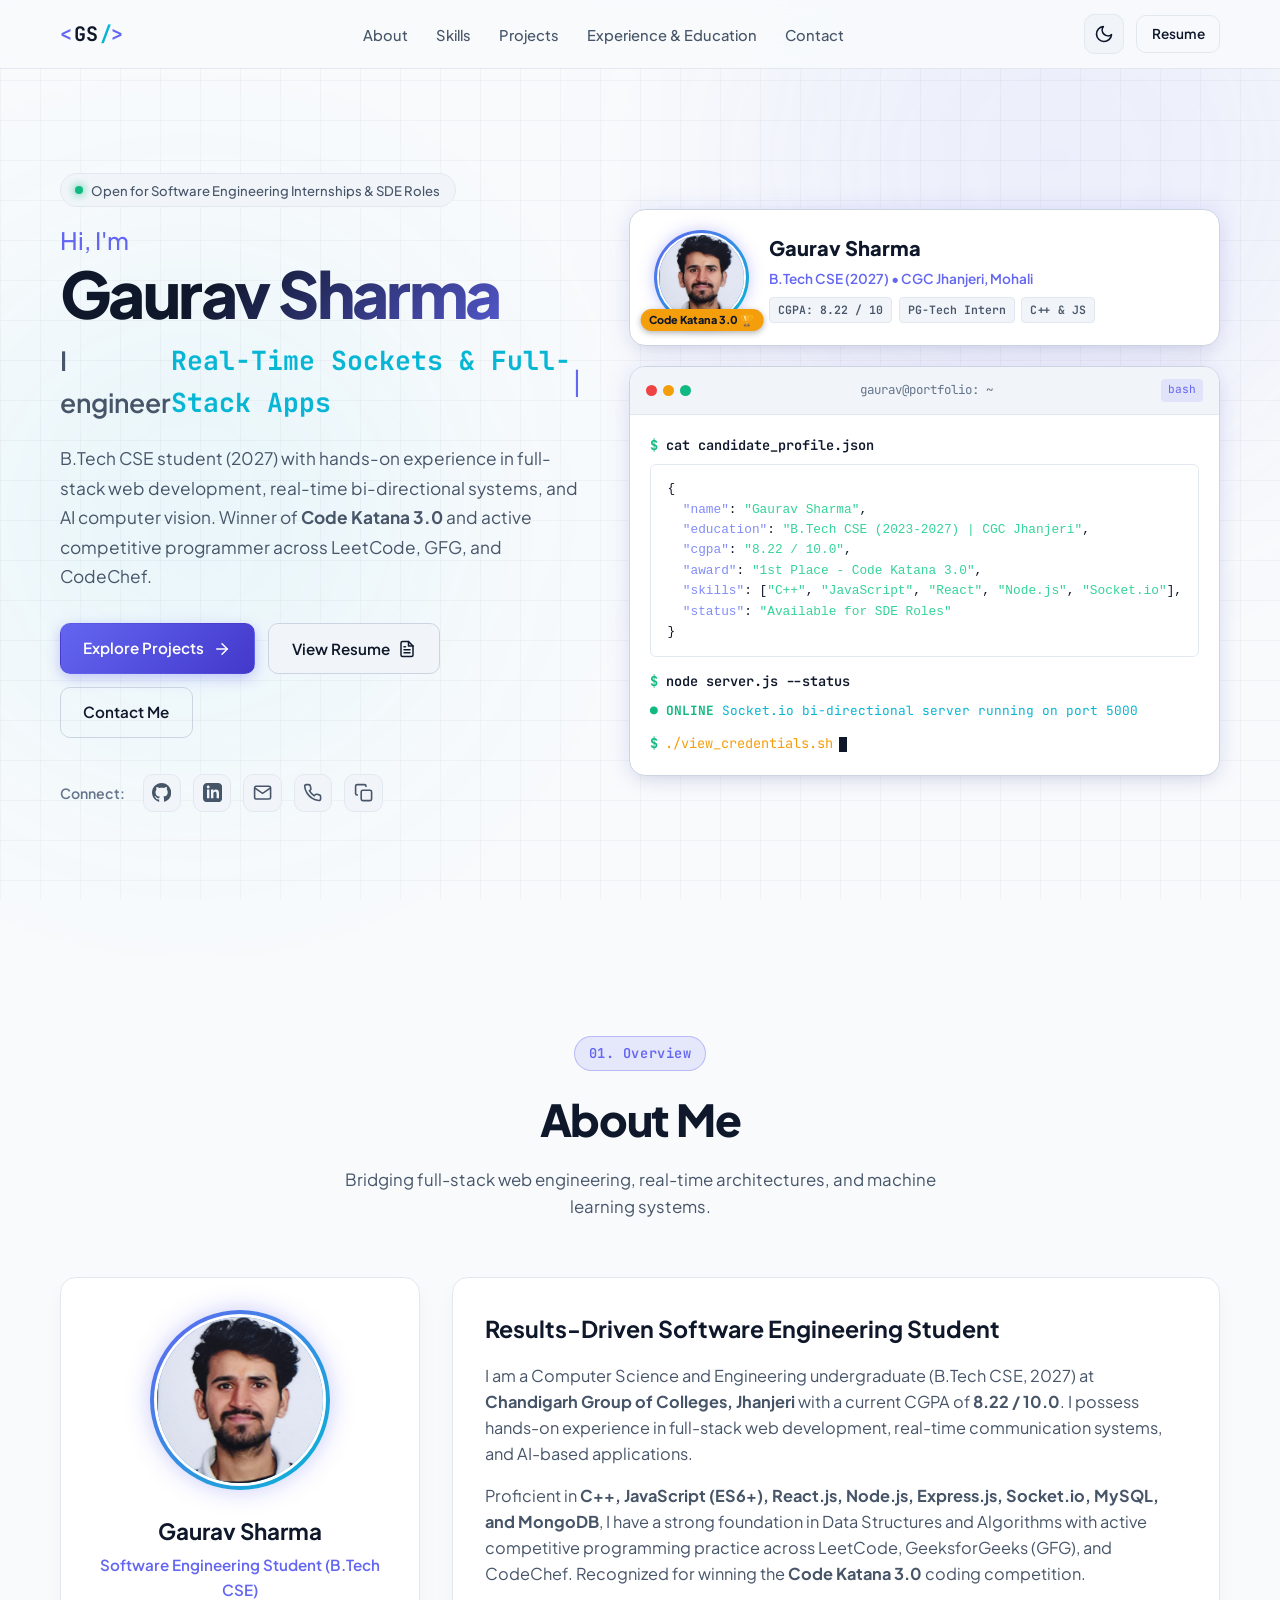
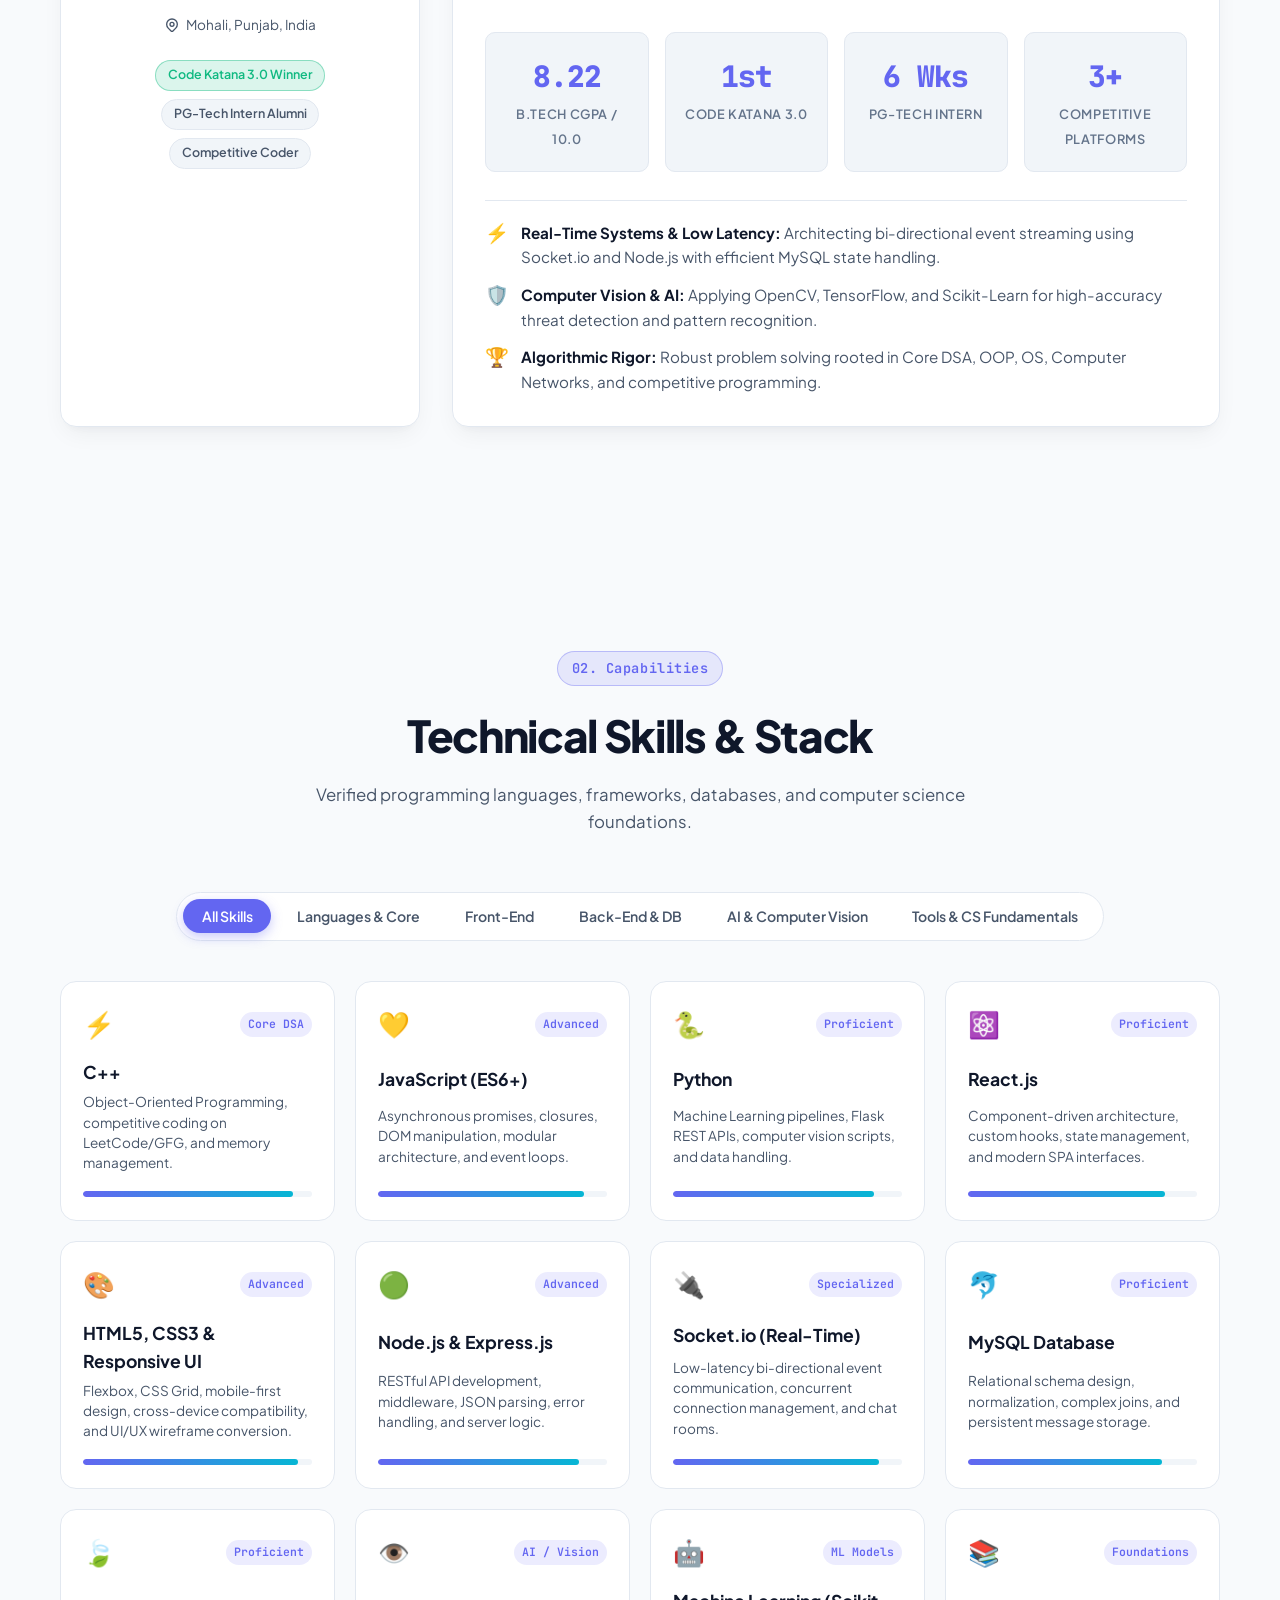
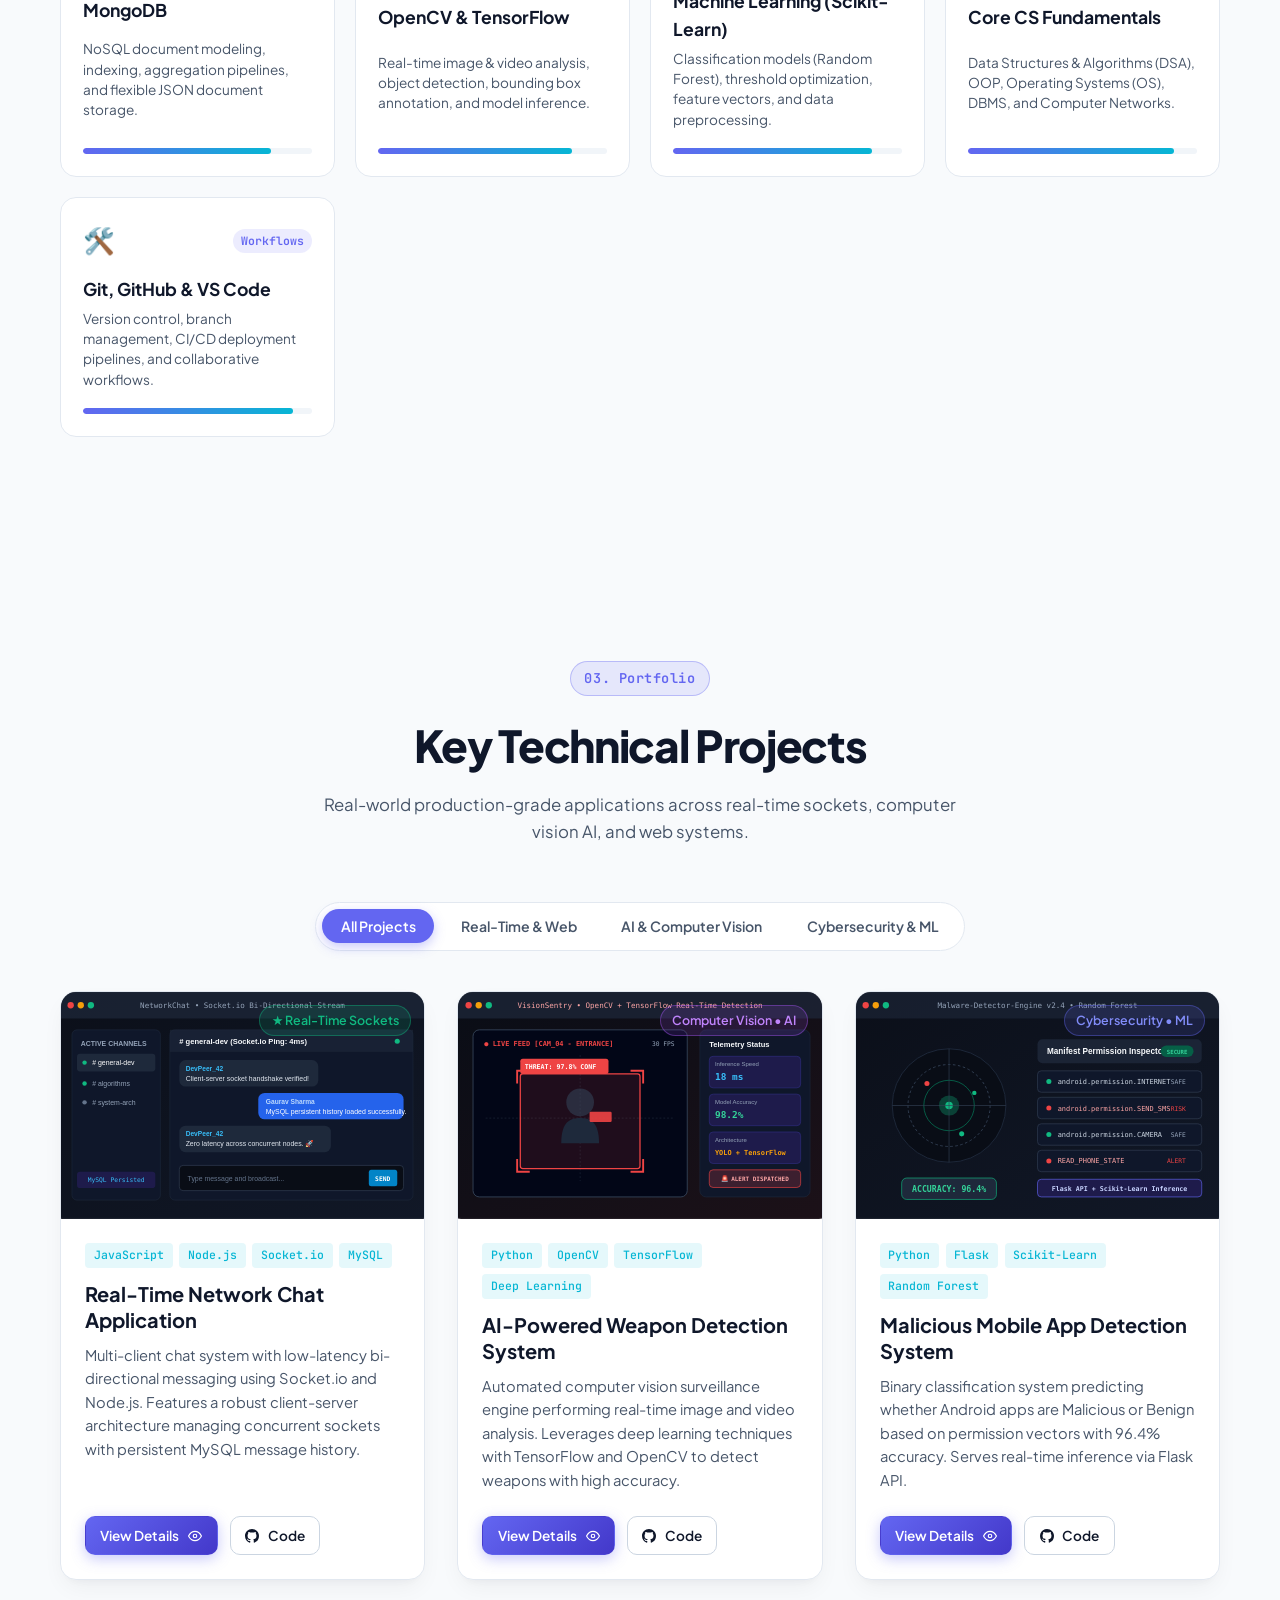
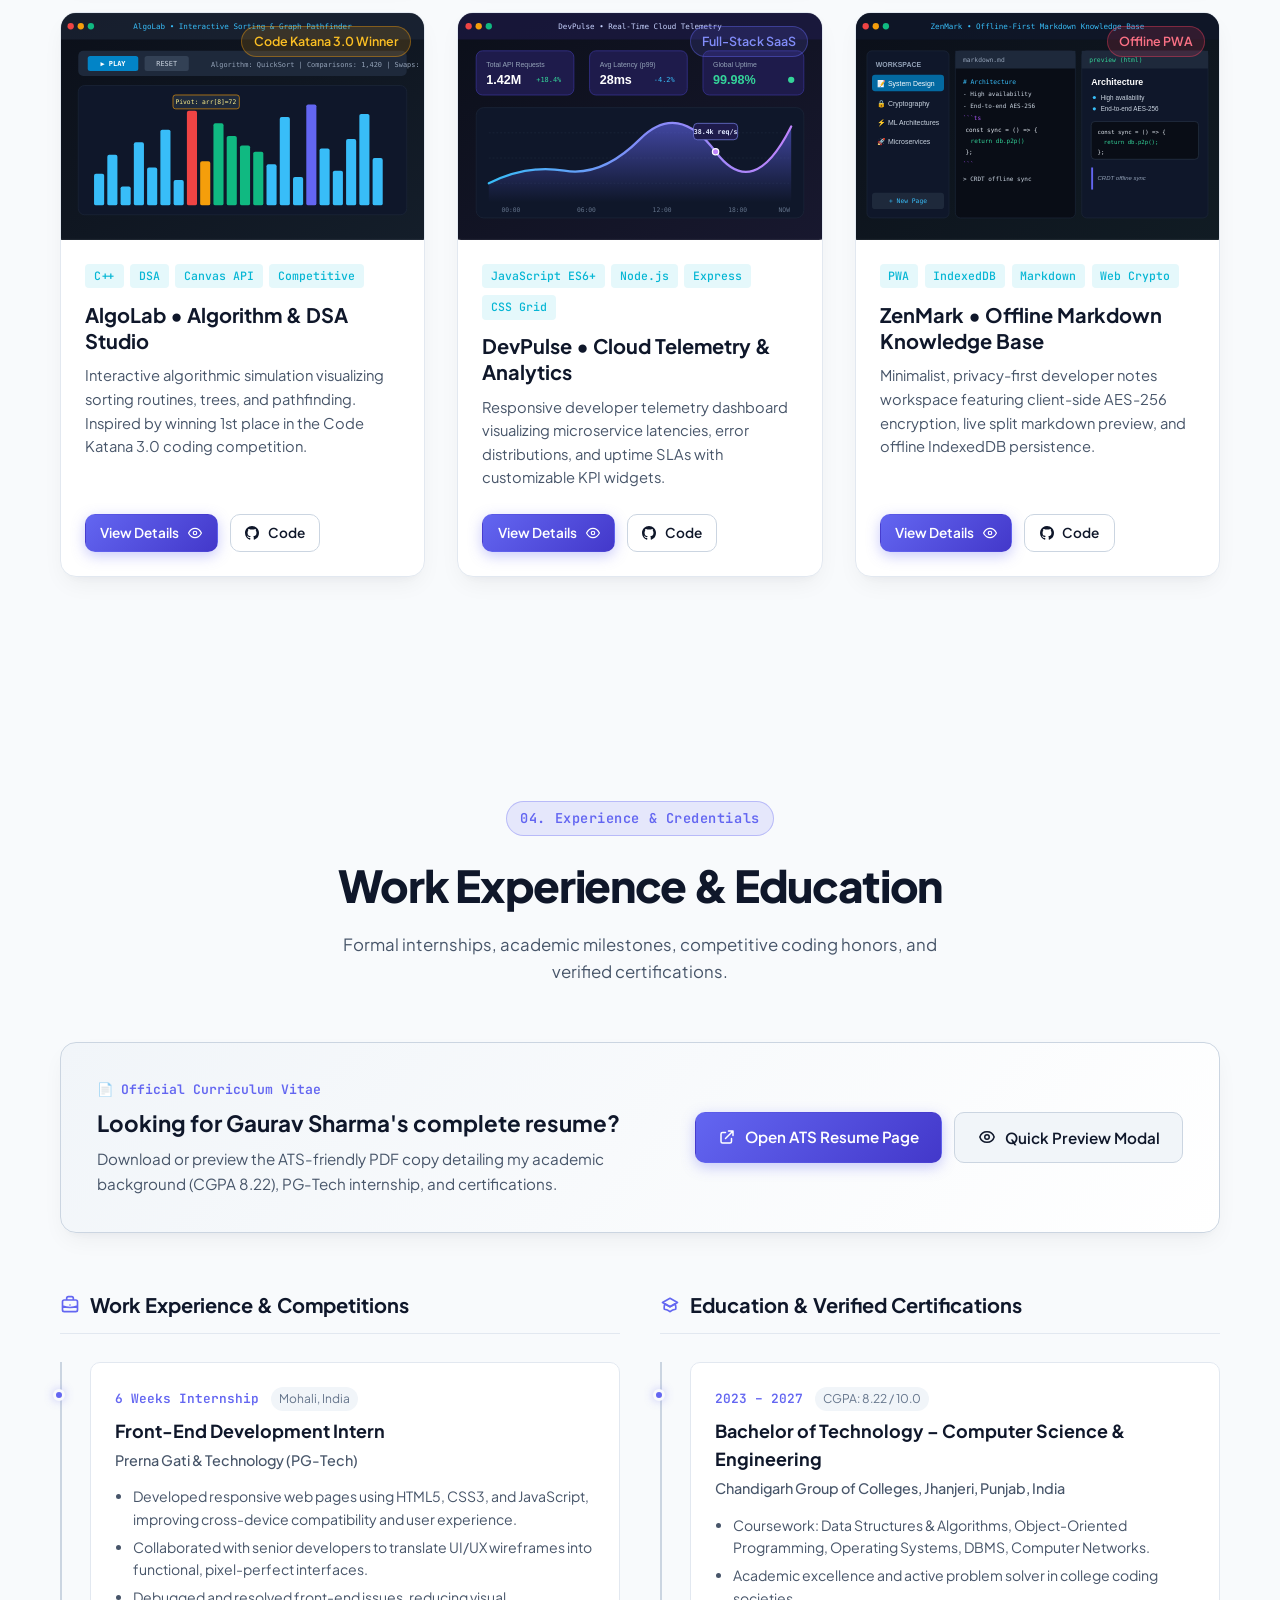
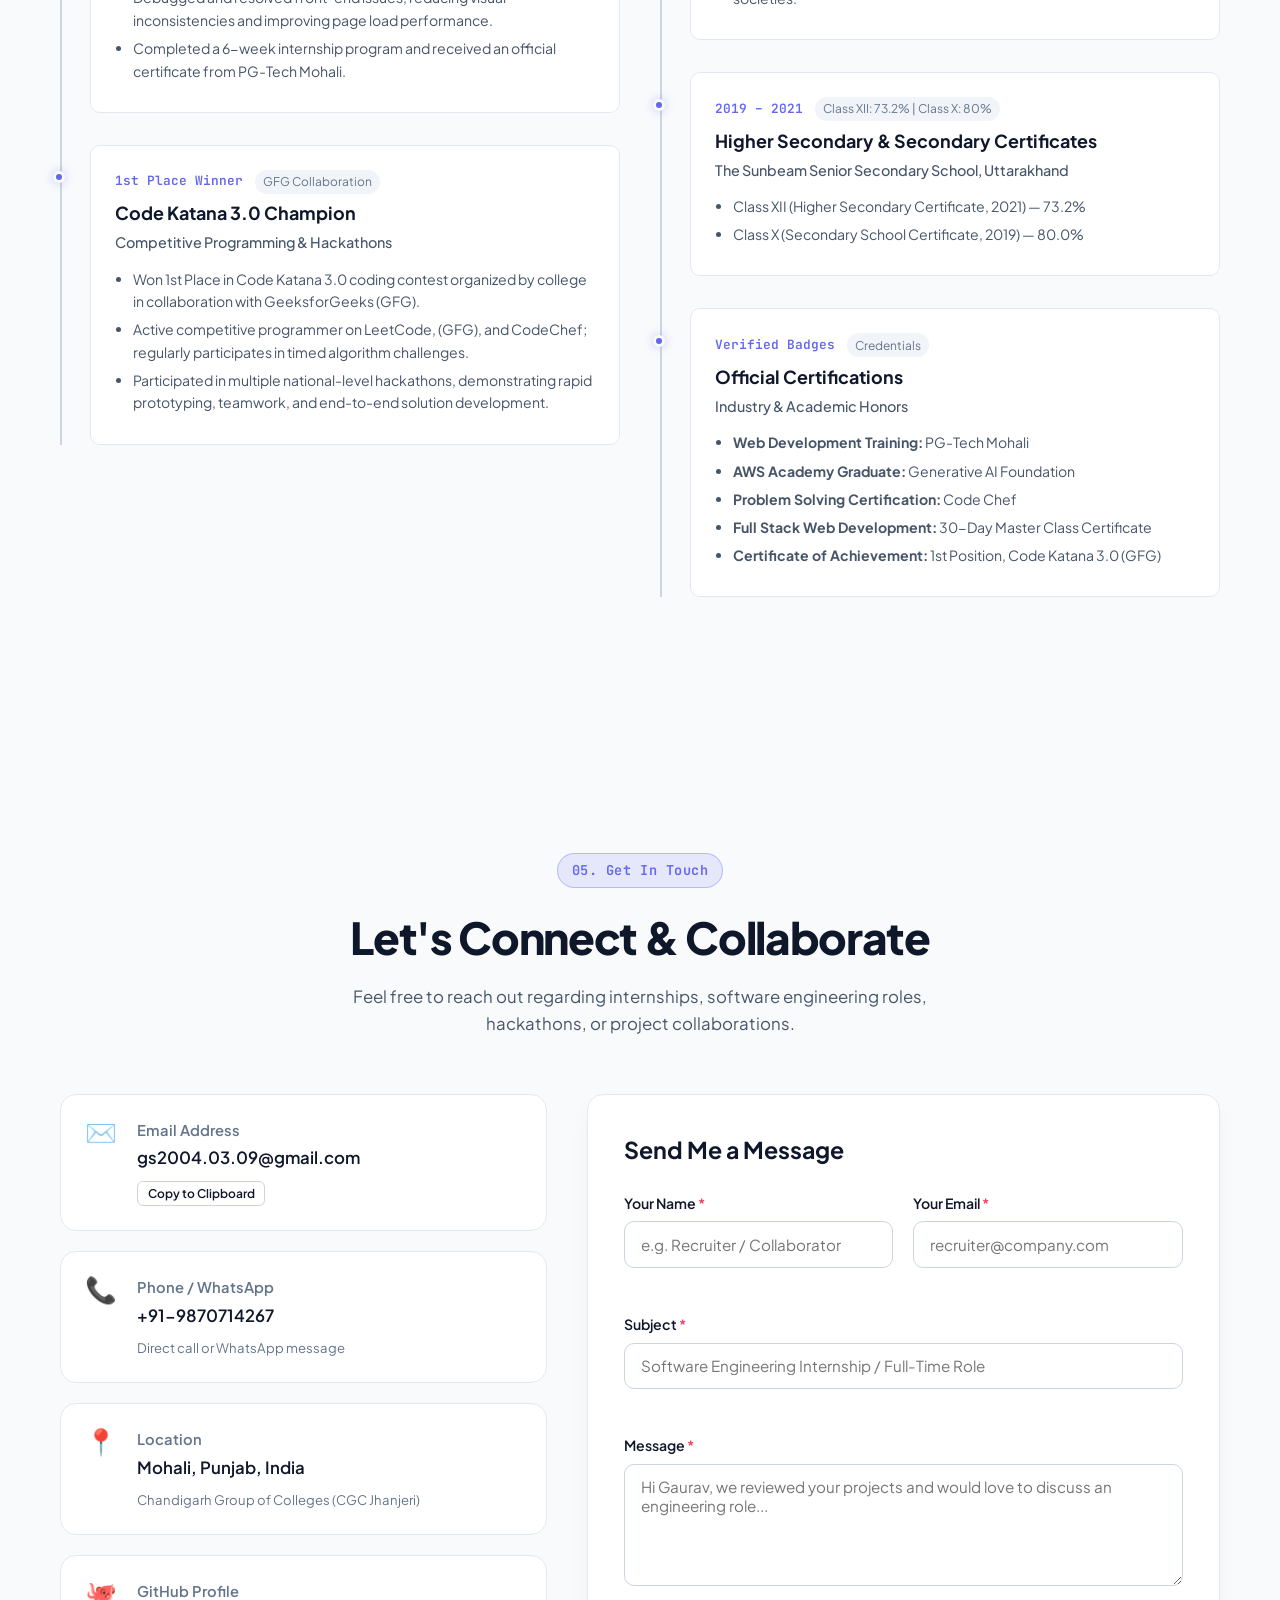
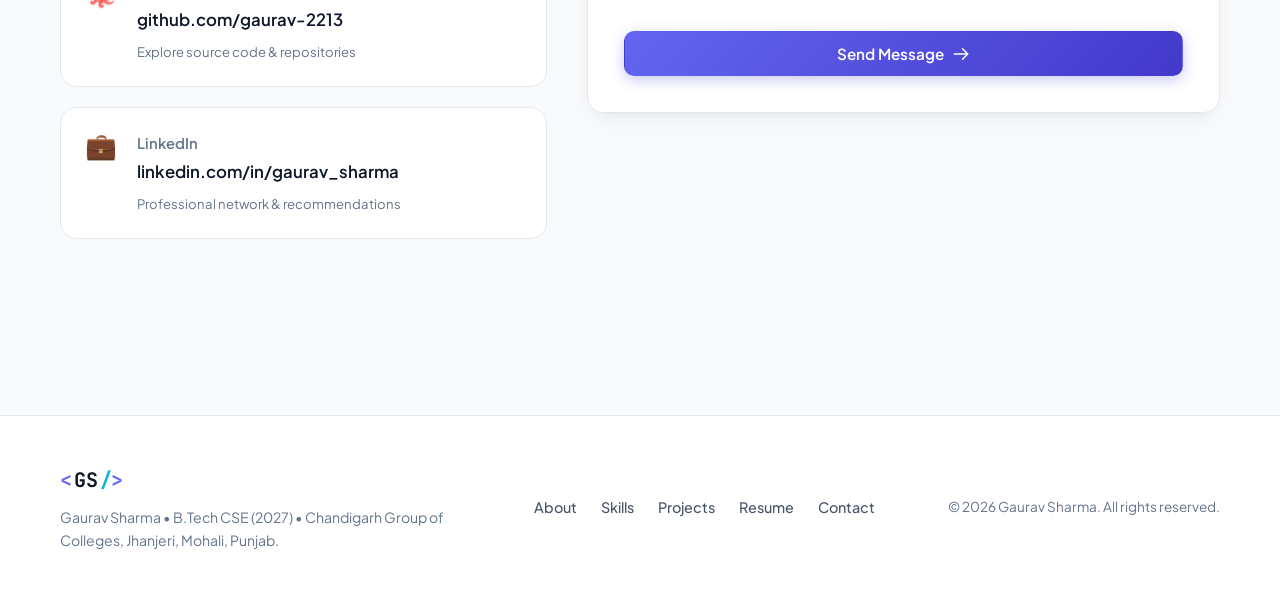
<file: index.html>
<!DOCTYPE html>
<html lang="en" data-theme="dark">
<head>
  <meta charset="UTF-8">
  <meta name="viewport" content="width=device-width, initial-scale=1.0">
  <title>Gaurav Sharma | Software Engineer &amp; Full-Stack Developer</title>
  
  <!-- SEO & Social Meta Tags -->
   <meta name="google-site-verification" content="cGBimHkM8p9jJ5FGMyTkWKLTQIZCvI0dw6k3l9XYnuM" />
  <meta name="description" content="Portfolio of Gaurav Sharma - B.Tech CSE (2027), Full-Stack Web Developer, AI/ML enthusiast, and Code Katana 3.0 Winner. Skilled in C++, JavaScript, React, Node.js, Socket.io, and Machine Learning.">
  <meta name="keywords" content="Gaurav Sharma, Software Engineer, B.Tech CSE, Full-Stack Developer, C++, JavaScript, React, Node.js, Socket.io, OpenCV, TensorFlow, Mohali, Portfolio">
  <meta name="author" content="Gaurav Sharma">
  <meta property="og:title" content="Gaurav Sharma | Software Engineer &amp; Developer Portfolio">
  <meta property="og:description" content="Explore real-time systems, AI computer vision projects, competitive programming milestones, and credentials.">
  <meta property="og:type" content="website">
  <meta property="og:image" content="assets/gaurav-sharma.jpg">
  <meta name="twitter:card" content="summary_large_image">

  <!-- Favicon -->
  <link rel="icon" type="image/svg+xml" href="data:image/svg+xml,<svg xmlns='http://www.w3.org/2000/svg' viewBox='0 0 100 100'><text y='.9em' font-size='90'>⚡</text></svg>">

  <!-- Google Fonts -->
  <link rel="preconnect" href="https://fonts.googleapis.com">
  <link rel="preconnect" href="https://fonts.gstatic.com" crossorigin>
  <link href="https://fonts.googleapis.com/css2?family=JetBrains+Mono:wght@400;500;600;700&family=Plus+Jakarta+Sans:wght@300;400;500;600;700;800&display=swap" rel="stylesheet">

  <!-- Main Stylesheet -->
  <link rel="stylesheet" href="style.css">
</head>
<body>
  <!-- Ambient background glow elements -->
  <div class="ambient-glow glow-top" aria-hidden="true"></div>
  <div class="ambient-glow glow-bottom" aria-hidden="true"></div>
  <div class="grid-overlay" aria-hidden="true"></div>

  <!-- Header / Navigation Bar -->
  <header class="site-header" id="header">
    <div class="container nav-container">
      <!-- Brand Logo -->
      <a href="#hero" class="nav-logo" aria-label="Gaurav Sharma Home">
        <span class="logo-bracket">&lt;</span>
        <span class="logo-text">GS</span>
        <span class="logo-slash">/</span>
        <span class="logo-bracket">&gt;</span>
      </a>

      <!-- Desktop Navigation Links -->
      <nav class="desktop-nav" aria-label="Main Navigation">
        <ul class="nav-list">
          <li><a href="#about" class="nav-link">About</a></li>
          <li><a href="#skills" class="nav-link">Skills</a></li>
          <li><a href="#projects" class="nav-link">Projects</a></li>
          <li><a href="#credentials" class="nav-link">Experience &amp; Education</a></li>
          <li><a href="#contact" class="nav-link">Contact</a></li>
        </ul>
      </nav>

      <!-- Right Action Controls -->
      <div class="nav-actions">
        <!-- Theme Toggle Button -->
        <button id="themeToggle" class="theme-toggle" type="button" aria-label="Toggle dark/light theme" title="Toggle Theme (T)">
          <svg class="sun-icon" viewBox="0 0 24 24" fill="none" stroke="currentColor" stroke-width="2" stroke-linecap="round" stroke-linejoin="round" aria-hidden="true">
            <circle cx="12" cy="12" r="5"></circle>
            <line x1="12" y1="1" x2="12" y2="3"></line>
            <line x1="12" y1="21" x2="12" y2="23"></line>
            <line x1="4.22" y1="4.22" x2="5.64" y2="5.64"></line>
            <line x1="18.36" y1="18.36" x2="19.78" y2="19.78"></line>
            <line x1="1" y1="12" x2="3" y2="12"></line>
            <line x1="21" y1="12" x2="23" y2="12"></line>
            <line x1="4.22" y1="19.78" x2="5.64" y2="18.36"></line>
            <line x1="18.36" y1="5.64" x2="19.78" y2="4.22"></line>
          </svg>
          <svg class="moon-icon" viewBox="0 0 24 24" fill="none" stroke="currentColor" stroke-width="2" stroke-linecap="round" stroke-linejoin="round" aria-hidden="true">
            <path d="M21 12.79A9 9 0 1 1 11.21 3 7 7 0 0 0 21 12.79z"></path>
          </svg>
        </button>

        <!-- Resume CTA Link -->
        <a href="#credentials" class="btn btn-sm btn-ghost hide-mobile">Resume</a>

        <!-- Hamburger Menu Toggle Button (Mobile) -->
        <button id="hamburgerBtn" class="hamburger-btn" type="button" aria-label="Toggle mobile menu" aria-expanded="false" aria-controls="mobileDrawer">
          <span class="hamburger-line line-1"></span>
          <span class="hamburger-line line-2"></span>
          <span class="hamburger-line line-3"></span>
        </button>
      </div>
    </div>
  </header>

  <!-- Mobile Drawer Menu -->
  <div id="mobileDrawer" class="mobile-drawer" aria-hidden="true">
    <div class="mobile-drawer-backdrop" id="drawerBackdrop"></div>
    <div class="mobile-drawer-content">
      <div class="drawer-header">
        <span class="drawer-logo">&lt;GS /&gt;</span>
        <button id="closeDrawerBtn" class="close-drawer-btn" aria-label="Close menu">&times;</button>
      </div>
      <nav class="mobile-nav" aria-label="Mobile Navigation">
        <ul class="mobile-nav-list">
          <li><a href="#about" class="mobile-link"><span>01.</span> About Me</a></li>
          <li><a href="#skills" class="mobile-link"><span>02.</span> Tech Stack Skills</a></li>
          <li><a href="#projects" class="mobile-link"><span>03.</span> Key Projects</a></li>
          <li><a href="#credentials" class="mobile-link"><span>04.</span> Resume &amp; Credentials</a></li>
          <li><a href="#contact" class="mobile-link"><span>05.</span> Contact</a></li>
        </ul>
      </nav>
      <div class="mobile-drawer-footer">
        <a href="resume.html" target="_blank" class="btn btn-primary btn-block">Download Resume (PDF)</a>
        <div class="drawer-socials">
          <a href="https://github.com/gaurav-2213" target="_blank" rel="noopener" aria-label="GitHub">GitHub</a>
          <span>•</span>
          <a href="https://linkedin.com/in/gaurav_sharma" target="_blank" rel="noopener" aria-label="LinkedIn">LinkedIn</a>
          <span>•</span>
          <a href="mailto:gs2004.03.09@gmail.com" aria-label="Email">Email</a>
        </div>
      </div>
    </div>
  </div>

  <main>
    <!-- HERO SECTION -->
    <section id="hero" class="hero-section">
      <div class="container hero-container">
        <!-- Hero Content (Left) -->
        <div class="hero-content">
          <!-- Availability Pill -->
          <div class="status-pill">
            <span class="status-dot"></span>
            <span>Open for Software Engineering Internships &amp; SDE Roles</span>
          </div>

          <h1 class="hero-title">
            <span class="greeting">Hi, I'm</span>
            <span class="hero-name">Gaurav Sharma</span>
          </h1>

          <div class="hero-typing-wrapper">
            <span class="typing-prefix">I engineer </span>
            <span id="typewriter" class="typing-text"></span>
            <span class="cursor" aria-hidden="true">|</span>
          </div>

          <p class="hero-bio">
            B.Tech CSE student (2027) with hands-on experience in full-stack web development, real-time bi-directional systems, and AI computer vision. Winner of <strong>Code Katana 3.0</strong> and active competitive programmer across LeetCode, GFG, and CodeChef.
          </p>

          <!-- Call to Action Buttons -->
          <div class="hero-cta-group">
            <a href="#projects" class="btn btn-primary">
              <span>Explore Projects</span>
              <svg width="18" height="18" viewBox="0 0 24 24" fill="none" stroke="currentColor" stroke-width="2" stroke-linecap="round" stroke-linejoin="round"><line x1="5" y1="12" x2="19" y2="12"></line><polyline points="12 5 19 12 12 19"></polyline></svg>
            </a>
            <button type="button" class="btn btn-secondary" id="heroResumeBtn">
              <span>View Resume</span>
              <svg width="18" height="18" viewBox="0 0 24 24" fill="none" stroke="currentColor" stroke-width="2" stroke-linecap="round" stroke-linejoin="round"><path d="M14 2H6a2 2 0 0 0-2 2v16a2 2 0 0 0 2 2h12a2 2 0 0 0 2-2V8z"></path><polyline points="14 2 14 8 20 8"></polyline><line x1="16" y1="13" x2="8" y2="13"></line><line x1="16" y1="17" x2="8" y2="17"></line><polyline points="10 9 9 9 8 9"></polyline></svg>
            </button>
            <a href="#contact" class="btn btn-outline">Contact Me</a>
          </div>

          <!-- Social Links Row -->
          <div class="hero-socials">
            <span class="social-label">Connect:</span>
            <a href="https://github.com/gaurav-2213" target="_blank" rel="noopener" class="social-icon-btn" aria-label="GitHub Profile" title="GitHub">
              <svg viewBox="0 0 24 24" fill="currentColor"><path d="M12 0C5.37 0 0 5.37 0 12c0 5.31 3.435 9.795 8.205 11.385.6.105.825-.255.825-.57 0-.285-.015-1.23-.015-2.235-3.015.555-3.795-.735-4.035-1.41-.135-.345-.72-1.41-1.23-1.695-.42-.225-1.02-.78-.015-.795.945-.015 1.62.87 1.845 1.23 1.08 1.815 2.805 1.305 3.495.99.105-.78.42-1.305.765-1.605-2.67-.3-5.46-1.335-5.46-5.925 0-1.305.465-2.385 1.23-3.225-.12-.3-.54-1.53.12-3.18 0 0 1.005-.315 3.3 1.23.96-.27 1.98-.405 3-.405s2.04.135 3 .405c2.295-1.56 3.3-1.23 3.3-1.23.66 1.65.24 2.88.12 3.18.765.84 1.23 1.905 1.23 3.225 0 4.605-2.805 5.625-5.475 5.925.435.375.81 1.095.81 2.22 0 1.605-.015 2.895-.015 3.3 0 .315.225.69.825.57A12.02 12.02 0 0024 12c0-6.63-5.37-12-12-12z"/></svg>
            </a>
            <a href="https://linkedin.com/in/gaurav_sharma" target="_blank" rel="noopener" class="social-icon-btn" aria-label="LinkedIn Profile" title="LinkedIn">
              <svg viewBox="0 0 24 24" fill="currentColor"><path d="M19 0h-14c-2.761 0-5 2.239-5 5v14c0 2.761 2.239 5 5 5h14c2.762 0 5-2.239 5-5v-14c0-2.761-2.238-5-5-5zm-11 19h-3v-11h3v11zm-1.5-12.268c-.966 0-1.75-.79-1.75-1.764s.784-1.764 1.75-1.764 1.75.79 1.75 1.764-.783 1.764-1.75 1.764zm13.5 12.268h-3v-5.604c0-3.368-4-3.113-4 0v5.604h-3v-11h3v1.765c1.396-2.586 7-2.777 7 2.476v6.759z"/></svg>
            </a>
            <a href="mailto:gs2004.03.09@gmail.com" class="social-icon-btn" aria-label="Email Me" title="Send Email">
              <svg viewBox="0 0 24 24" fill="none" stroke="currentColor" stroke-width="2"><path d="M4 4h16c1.1 0 2 .9 2 2v12c0 1.1-.9 2-2 2H4c-1.1 0-2-.9-2-2V6c0-1.1.9-2 2-2z"></path><polyline points="22,6 12,13 2,6"></polyline></svg>
            </a>
            <a href="tel:+919870714267" class="social-icon-btn" aria-label="Call Me" title="Call: +91-9870714267">
              <svg viewBox="0 0 24 24" fill="none" stroke="currentColor" stroke-width="2"><path d="M22 16.92v3a2 2 0 0 1-2.18 2 19.79 19.79 0 0 1-8.63-3.07 19.5 19.5 0 0 1-6-6 19.79 19.79 0 0 1-3.07-8.67A2 2 0 0 1 4.11 2h3a2 2 0 0 1 2 1.72 12.84 12.84 0 0 0 .7 2.81 2 2 0 0 1-.45 2.11L8.09 9.91a16 16 0 0 0 6 6l1.27-1.27a2 2 0 0 1 2.11-.45 12.84 12.84 0 0 0 2.81.7A2 2 0 0 1 22 16.92z"></path></svg>
            </a>
            <button type="button" class="social-icon-btn copy-email-btn" id="copyEmailHero" title="Copy Email Address" aria-label="Copy Email">
              <svg viewBox="0 0 24 24" fill="none" stroke="currentColor" stroke-width="2"><rect x="9" y="9" width="13" height="13" rx="2" ry="2"></rect><path d="M5 15H4a2 2 0 0 1-2-2V4a2 2 0 0 1 2-2h9a2 2 0 0 1 2 2v1"></path></svg>
            </button>
          </div>
        </div>

        <!-- Hero Visual Interactive Card (Right) -->
        <div class="hero-visual">
          <!-- Prominent Hero Photo Card -->
          <div class="hero-profile-card">
            <div class="hero-photo-wrap">
              <img src="assets/gaurav-sharma.jpg" alt="Gaurav Sharma Photo" class="hero-photo" width="95" height="95">
              <span class="hero-photo-badge">Code Katana 3.0 🏆</span>
            </div>
            <div class="hero-profile-details">
              <h3 class="hero-card-name">Gaurav Sharma</h3>
              <p class="hero-card-subtitle">B.Tech CSE (2027) • CGC Jhanjeri, Mohali</p>
              <div class="hero-card-chips">
                <span class="chip">CGPA: 8.22 / 10</span>
                <span class="chip">PG-Tech Intern</span>
                <span class="chip">C++ &amp; JS</span>
              </div>
            </div>
          </div>

          <div class="terminal-card">
            <div class="terminal-bar">
              <div class="terminal-dots">
                <span class="dot red"></span>
                <span class="dot yellow"></span>
                <span class="dot green"></span>
              </div>
              <span class="terminal-title">gaurav@portfolio: ~</span>
              <span class="terminal-chip">bash</span>
            </div>
            <div class="terminal-body">
              <div class="terminal-line"><span class="prompt">$</span> <span class="cmd">cat candidate_profile.json</span></div>
              <pre class="terminal-json"><code>{
  <span class="json-key">"name"</span>: <span class="json-str">"Gaurav Sharma"</span>,
  <span class="json-key">"education"</span>: <span class="json-str">"B.Tech CSE (2023-2027) | CGC Jhanjeri"</span>,
  <span class="json-key">"cgpa"</span>: <span class="json-str">"8.22 / 10.0"</span>,
  <span class="json-key">"award"</span>: <span class="json-str">"1st Place - Code Katana 3.0"</span>,
  <span class="json-key">"skills"</span>: [<span class="json-str">"C++"</span>, <span class="json-str">"JavaScript"</span>, <span class="json-str">"React"</span>, <span class="json-str">"Node.js"</span>, <span class="json-str">"Socket.io"</span>],
  <span class="json-key">"status"</span>: <span class="json-str">"Available for SDE Roles"</span>
}</code></pre>
              <div class="terminal-line"><span class="prompt">$</span> <span class="cmd">node server.js --status</span></div>
              <div class="terminal-output"><span class="status-badge success">● ONLINE</span> Socket.io bi-directional server running on port 5000</div>
              <div class="terminal-line terminal-input-line">
                <span class="prompt">$</span> <span class="terminal-blink-text">./view_credentials.sh</span>
                <span class="terminal-caret"></span>
              </div>
            </div>
          </div>
        </div>
      </div>
    </section>

    <!-- ABOUT ME SECTION WITH USER PHOTO -->
    <section id="about" class="about-section section-padding">
      <div class="container">
        <div class="section-header text-center">
          <span class="section-tag">01. Overview</span>
          <h2 class="section-title">About Me</h2>
          <p class="section-subtitle">Bridging full-stack web engineering, real-time architectures, and machine learning systems.</p>
        </div>

        <div class="about-grid">
          <!-- Profile Card with Gaurav Sharma's Real Photo -->
          <div class="about-card profile-card">
            <div class="avatar-container">
              <img src="assets/gaurav-sharma.jpg" alt="Gaurav Sharma - Software Engineer" class="avatar-img" width="180" height="215">
            </div>
            <h3 class="about-name">Gaurav Sharma</h3>
            <p class="about-role">Software Engineering Student (B.Tech CSE)</p>
            <div class="about-location">
              <svg width="16" height="16" fill="none" stroke="currentColor" viewBox="0 0 24 24"><path stroke-linecap="round" stroke-linejoin="round" stroke-width="2" d="M17.657 16.657L13.414 20.9a1.998 1.998 0 01-2.827 0l-4.244-4.243a8 8 0 1111.314 0z"></path><path stroke-linecap="round" stroke-linejoin="round" stroke-width="2" d="M15 11a3 3 0 11-6 0 3 3 0 016 0z"></path></svg>
              <span>Mohali, Punjab, India</span>
            </div>
            <div class="about-badges">
              <span class="badge badge-flagship">Code Katana 3.0 Winner</span>
              <span class="badge">PG-Tech Intern Alumni</span>
              <span class="badge">Competitive Coder</span>
            </div>
          </div>

          <!-- Story & Narrative directly from resume -->
          <div class="about-card narrative-card">
            <h3 class="narrative-heading">Results-Driven Software Engineering Student</h3>
            <p class="narrative-p">
              I am a Computer Science and Engineering undergraduate (B.Tech CSE, 2027) at <strong>Chandigarh Group of Colleges, Jhanjeri</strong> with a current CGPA of <strong>8.22 / 10.0</strong>. I possess hands-on experience in full-stack web development, real-time communication systems, and AI-based applications.
            </p>
            <p class="narrative-p">
              Proficient in <strong>C++, JavaScript (ES6+), React.js, Node.js, Express.js, Socket.io, MySQL, and MongoDB</strong>, I have a strong foundation in Data Structures and Algorithms with active competitive programming practice across LeetCode, GeeksforGeeks (GFG), and CodeChef. Recognized for winning the <strong>Code Katana 3.0</strong> coding competition.
            </p>

            <!-- Stats Highlights from Resume -->
            <div class="stats-grid">
              <div class="stat-box">
                <span class="stat-number">8.22</span>
                <span class="stat-label">B.Tech CGPA / 10.0</span>
              </div>
              <div class="stat-box">
                <span class="stat-number">1st</span>
                <span class="stat-label">Code Katana 3.0</span>
              </div>
              <div class="stat-box">
                <span class="stat-number">6 Wks</span>
                <span class="stat-label">PG-Tech Intern</span>
              </div>
              <div class="stat-box">
                <span class="stat-number">3+</span>
                <span class="stat-label">Competitive Platforms</span>
              </div>
            </div>

            <!-- Engineering Philosophy Points -->
            <div class="philosophy-items">
              <div class="philosophy-item">
                <span class="phi-icon">⚡</span>
                <div>
                  <strong>Real-Time Systems &amp; Low Latency:</strong> Architecting bi-directional event streaming using Socket.io and Node.js with efficient MySQL state handling.
                </div>
              </div>
              <div class="philosophy-item">
                <span class="phi-icon">🛡️</span>
                <div>
                  <strong>Computer Vision &amp; AI:</strong> Applying OpenCV, TensorFlow, and Scikit-Learn for high-accuracy threat detection and pattern recognition.
                </div>
              </div>
              <div class="philosophy-item">
                <span class="phi-icon">🏆</span>
                <div>
                  <strong>Algorithmic Rigor:</strong> Robust problem solving rooted in Core DSA, OOP, OS, Computer Networks, and competitive programming.
                </div>
              </div>
            </div>
          </div>
        </div>
      </div>
    </section>

    <!-- SKILLS GRID SECTION -->
    <section id="skills" class="skills-section section-padding">
      <div class="container">
        <div class="section-header text-center">
          <span class="section-tag">02. Capabilities</span>
          <h2 class="section-title">Technical Skills &amp; Stack</h2>
          <p class="section-subtitle">Verified programming languages, frameworks, databases, and computer science foundations.</p>
        </div>

        <!-- Filter Tabs for Skills -->
        <div class="filter-tabs-container">
          <div class="filter-tabs" role="tablist" aria-label="Skill Categories">
            <button class="filter-tab active" data-filter="all" role="tab" aria-selected="true">All Skills</button>
            <button class="filter-tab" data-filter="languages" role="tab" aria-selected="false">Languages &amp; Core</button>
            <button class="filter-tab" data-filter="frontend" role="tab" aria-selected="false">Front-End</button>
            <button class="filter-tab" data-filter="backend" role="tab" aria-selected="false">Back-End &amp; DB</button>
            <button class="filter-tab" data-filter="ai" role="tab" aria-selected="false">AI &amp; Computer Vision</button>
            <button class="filter-tab" data-filter="tools" role="tab" aria-selected="false">Tools &amp; CS Fundamentals</button>
          </div>
        </div>

        <!-- Skills Grid Container -->
        <div class="skills-grid" id="skillsGrid">
          <!-- Skill: C++ -->
          <div class="skill-card" data-category="languages">
            <div class="skill-header">
              <span class="skill-icon">⚡</span>
              <span class="skill-badge">Core DSA</span>
            </div>
            <h3 class="skill-title">C++</h3>
            <p class="skill-desc">Object-Oriented Programming, competitive coding on LeetCode/GFG, and memory management.</p>
            <div class="skill-meter"><div class="skill-level" style="width: 92%;"></div></div>
          </div>

          <!-- Skill: JavaScript ES6+ -->
          <div class="skill-card" data-category="languages">
            <div class="skill-header">
              <span class="skill-icon">💛</span>
              <span class="skill-badge">Advanced</span>
            </div>
            <h3 class="skill-title">JavaScript (ES6+)</h3>
            <p class="skill-desc">Asynchronous promises, closures, DOM manipulation, modular architecture, and event loops.</p>
            <div class="skill-meter"><div class="skill-level" style="width: 90%;"></div></div>
          </div>

          <!-- Skill: Python -->
          <div class="skill-card" data-category="languages">
            <div class="skill-header">
              <span class="skill-icon">🐍</span>
              <span class="skill-badge">Proficient</span>
            </div>
            <h3 class="skill-title">Python</h3>
            <p class="skill-desc">Machine Learning pipelines, Flask REST APIs, computer vision scripts, and data handling.</p>
            <div class="skill-meter"><div class="skill-level" style="width: 88%;"></div></div>
          </div>

          <!-- Skill: React.js -->
          <div class="skill-card" data-category="frontend">
            <div class="skill-header">
              <span class="skill-icon">⚛️</span>
              <span class="skill-badge">Proficient</span>
            </div>
            <h3 class="skill-title">React.js</h3>
            <p class="skill-desc">Component-driven architecture, custom hooks, state management, and modern SPA interfaces.</p>
            <div class="skill-meter"><div class="skill-level" style="width: 86%;"></div></div>
          </div>

          <!-- Skill: HTML5 & CSS3 -->
          <div class="skill-card" data-category="frontend">
            <div class="skill-header">
              <span class="skill-icon">🎨</span>
              <span class="skill-badge">Advanced</span>
            </div>
            <h3 class="skill-title">HTML5, CSS3 &amp; Responsive UI</h3>
            <p class="skill-desc">Flexbox, CSS Grid, mobile-first design, cross-device compatibility, and UI/UX wireframe conversion.</p>
            <div class="skill-meter"><div class="skill-level" style="width: 94%;"></div></div>
          </div>

          <!-- Skill: Node.js & Express.js -->
          <div class="skill-card" data-category="backend">
            <div class="skill-header">
              <span class="skill-icon">🟢</span>
              <span class="skill-badge">Advanced</span>
            </div>
            <h3 class="skill-title">Node.js &amp; Express.js</h3>
            <p class="skill-desc">RESTful API development, middleware, JSON parsing, error handling, and server logic.</p>
            <div class="skill-meter"><div class="skill-level" style="width: 88%;"></div></div>
          </div>

          <!-- Skill: Socket.io -->
          <div class="skill-card" data-category="backend">
            <div class="skill-header">
              <span class="skill-icon">🔌</span>
              <span class="skill-badge">Specialized</span>
            </div>
            <h3 class="skill-title">Socket.io (Real-Time)</h3>
            <p class="skill-desc">Low-latency bi-directional event communication, concurrent connection management, and chat rooms.</p>
            <div class="skill-meter"><div class="skill-level" style="width: 90%;"></div></div>
          </div>

          <!-- Skill: MySQL -->
          <div class="skill-card" data-category="backend">
            <div class="skill-header">
              <span class="skill-icon">🐬</span>
              <span class="skill-badge">Proficient</span>
            </div>
            <h3 class="skill-title">MySQL Database</h3>
            <p class="skill-desc">Relational schema design, normalization, complex joins, and persistent message storage.</p>
            <div class="skill-meter"><div class="skill-level" style="width: 85%;"></div></div>
          </div>

          <!-- Skill: MongoDB -->
          <div class="skill-card" data-category="backend">
            <div class="skill-header">
              <span class="skill-icon">🍃</span>
              <span class="skill-badge">Proficient</span>
            </div>
            <h3 class="skill-title">MongoDB</h3>
            <p class="skill-desc">NoSQL document modeling, indexing, aggregation pipelines, and flexible JSON document storage.</p>
            <div class="skill-meter"><div class="skill-level" style="width: 82%;"></div></div>
          </div>

          <!-- Skill: Computer Vision (OpenCV & TensorFlow) -->
          <div class="skill-card" data-category="ai">
            <div class="skill-header">
              <span class="skill-icon">👁️</span>
              <span class="skill-badge">AI / Vision</span>
            </div>
            <h3 class="skill-title">OpenCV &amp; TensorFlow</h3>
            <p class="skill-desc">Real-time image &amp; video analysis, object detection, bounding box annotation, and model inference.</p>
            <div class="skill-meter"><div class="skill-level" style="width: 85%;"></div></div>
          </div>

          <!-- Skill: Machine Learning & Scikit-Learn -->
          <div class="skill-card" data-category="ai">
            <div class="skill-header">
              <span class="skill-icon">🤖</span>
              <span class="skill-badge">ML Models</span>
            </div>
            <h3 class="skill-title">Machine Learning (Scikit-Learn)</h3>
            <p class="skill-desc">Classification models (Random Forest), threshold optimization, feature vectors, and data preprocessing.</p>
            <div class="skill-meter"><div class="skill-level" style="width: 87%;"></div></div>
          </div>

          <!-- Skill: CS Fundamentals -->
          <div class="skill-card" data-category="tools">
            <div class="skill-header">
              <span class="skill-icon">📚</span>
              <span class="skill-badge">Foundations</span>
            </div>
            <h3 class="skill-title">Core CS Fundamentals</h3>
            <p class="skill-desc">Data Structures &amp; Algorithms (DSA), OOP, Operating Systems (OS), DBMS, and Computer Networks.</p>
            <div class="skill-meter"><div class="skill-level" style="width: 90%;"></div></div>
          </div>

          <!-- Skill: Developer Tools -->
          <div class="skill-card" data-category="tools">
            <div class="skill-header">
              <span class="skill-icon">🛠️</span>
              <span class="skill-badge">Workflows</span>
            </div>
            <h3 class="skill-title">Git, GitHub &amp; VS Code</h3>
            <p class="skill-desc">Version control, branch management, CI/CD deployment pipelines, and collaborative workflows.</p>
            <div class="skill-meter"><div class="skill-level" style="width: 92%;"></div></div>
          </div>
        </div>
      </div>
    </section>

    <!-- FEATURED PROJECTS SECTION -->
    <section id="projects" class="projects-section section-padding">
      <div class="container">
        <div class="section-header text-center">
          <span class="section-tag">03. Portfolio</span>
          <h2 class="section-title">Key Technical Projects</h2>
          <p class="section-subtitle">Real-world production-grade applications across real-time sockets, computer vision AI, and web systems.</p>
        </div>

        <!-- Project Category Filter -->
        <div class="filter-tabs-container">
          <div class="filter-tabs" id="projectFilterTabs" role="tablist" aria-label="Project Categories">
            <button class="filter-tab active" data-pfilter="all" role="tab" aria-selected="true">All Projects</button>
            <button class="filter-tab" data-pfilter="realtime" role="tab" aria-selected="false">Real-Time &amp; Web</button>
            <button class="filter-tab" data-pfilter="ai" role="tab" aria-selected="false">AI &amp; Computer Vision</button>
            <button class="filter-tab" data-pfilter="security" role="tab" aria-selected="false">Cybersecurity &amp; ML</button>
          </div>
        </div>

        <!-- Projects Grid -->
        <div class="projects-grid" id="projectsGrid">
          
          <!-- PROJECT 1: Real-Time Network Chat Application -->
          <article class="project-card" data-category="realtime" data-id="chat-app">
            <div class="project-img-wrapper">
              <img src="assets/project-chat.svg" alt="Real-Time Network Chat Application Screenshot" class="project-img" loading="lazy">
              <div class="project-badge-top">
                <span class="badge badge-flagship">★ Real-Time Sockets</span>
              </div>
            </div>
            <div class="project-content">
              <div class="project-tags">
                <span class="ptag">JavaScript</span>
                <span class="ptag">Node.js</span>
                <span class="ptag">Socket.io</span>
                <span class="ptag">MySQL</span>
              </div>
              <h3 class="project-title">Real-Time Network Chat Application</h3>
              <p class="project-summary">
                Multi-client chat system with low-latency bi-directional messaging using Socket.io and Node.js. Features a robust client-server architecture managing concurrent sockets with persistent MySQL message history.
              </p>
              <div class="project-actions">
                <button type="button" class="btn btn-sm btn-primary open-modal-btn" data-project="chat-app">
                  <span>View Details</span>
                  <svg width="14" height="14" viewBox="0 0 24 24" fill="none" stroke="currentColor" stroke-width="2"><path d="M1 12s4-8 11-8 11 8 11 8-4 8-11 8-11-8-11-8z"></path><circle cx="12" cy="12" r="3"></circle></svg>
                </button>
                <a href="https://github.com/gaurav-2213" target="_blank" rel="noopener" class="btn btn-sm btn-outline" title="View Source on GitHub">
                  <svg width="14" height="14" viewBox="0 0 24 24" fill="currentColor"><path d="M12 0C5.37 0 0 5.37 0 12c0 5.31 3.435 9.795 8.205 11.385.6.105.825-.255.825-.57 0-.285-.015-1.23-.015-2.235-3.015.555-3.795-.735-4.035-1.41-.135-.345-.72-1.41-1.23-1.695-.42-.225-1.02-.78-.015-.795.945-.015 1.62.87 1.845 1.23 1.08 1.815 2.805 1.305 3.495.99.105-.78.42-1.305.765-1.605-2.67-.3-5.46-1.335-5.46-5.925 0-1.305.465-2.385 1.23-3.225-.12-.3-.54-1.53.12-3.18 0 0 1.005-.315 3.3 1.23.96-.27 1.98-.405 3-.405s2.04.135 3 .405c2.295-1.56 3.3-1.23 3.3-1.23.66 1.65.24 2.88.12 3.18.765.84 1.23 1.905 1.23 3.225 0 4.605-2.805 5.625-5.475 5.925.435.375.81 1.095.81 2.22 0 1.605-.015 2.895-.015 3.3 0 .315.225.69.825.57A12.02 12.02 0 0024 12c0-6.63-5.37-12-12-12z"/></svg>
                  <span>Code</span>
                </a>
              </div>
            </div>
          </article>

          <!-- PROJECT 2: AI-Powered Weapon Detection System -->
          <article class="project-card" data-category="ai" data-id="weapon-detector">
            <div class="project-img-wrapper">
              <img src="assets/project-weapon.svg" alt="AI Weapon Detection System Screenshot" class="project-img" loading="lazy">
              <div class="project-badge-top">
                <span class="badge badge-popular">Computer Vision • AI</span>
              </div>
            </div>
            <div class="project-content">
              <div class="project-tags">
                <span class="ptag">Python</span>
                <span class="ptag">OpenCV</span>
                <span class="ptag">TensorFlow</span>
                <span class="ptag">Deep Learning</span>
              </div>
              <h3 class="project-title">AI-Powered Weapon Detection System</h3>
              <p class="project-summary">
                Automated computer vision surveillance engine performing real-time image and video analysis. Leverages deep learning techniques with TensorFlow and OpenCV to detect weapons with high accuracy.
              </p>
              <div class="project-actions">
                <button type="button" class="btn btn-sm btn-primary open-modal-btn" data-project="weapon-detector">
                  <span>View Details</span>
                  <svg width="14" height="14" viewBox="0 0 24 24" fill="none" stroke="currentColor" stroke-width="2"><path d="M1 12s4-8 11-8 11 8 11 8-4 8-11 8-11-8-11-8z"></path><circle cx="12" cy="12" r="3"></circle></svg>
                </button>
                <a href="https://github.com/gaurav-2213" target="_blank" rel="noopener" class="btn btn-sm btn-outline">
                  <svg width="14" height="14" viewBox="0 0 24 24" fill="currentColor"><path d="M12 0C5.37 0 0 5.37 0 12c0 5.31 3.435 9.795 8.205 11.385.6.105.825-.255.825-.57 0-.285-.015-1.23-.015-2.235-3.015.555-3.795-.735-4.035-1.41-.135-.345-.72-1.41-1.23-1.695-.42-.225-1.02-.78-.015-.795.945-.015 1.62.87 1.845 1.23 1.08 1.815 2.805 1.305 3.495.99.105-.78.42-1.305.765-1.605-2.67-.3-5.46-1.335-5.46-5.925 0-1.305.465-2.385 1.23-3.225-.12-.3-.54-1.53.12-3.18 0 0 1.005-.315 3.3 1.23.96-.27 1.98-.405 3-.405s2.04.135 3 .405c2.295-1.56 3.3-1.23 3.3-1.23.66 1.65.24 2.88.12 3.18.765.84 1.23 1.905 1.23 3.225 0 4.605-2.805 5.625-5.475 5.925.435.375.81 1.095.81 2.22 0 1.605-.015 2.895-.015 3.3 0 .315.225.69.825.57A12.02 12.02 0 0024 12c0-6.63-5.37-12-12-12z"/></svg>
                  <span>Code</span>
                </a>
              </div>
            </div>
          </article>

          <!-- PROJECT 3: Android Malware Detection System -->
          <article class="project-card" data-category="security" data-id="malware-detector">
            <div class="project-img-wrapper">
              <img src="assets/project-malware.svg" alt="Malicious Mobile Application Detector Screenshot" class="project-img" loading="lazy">
              <div class="project-badge-top">
                <span class="badge badge-featured">Cybersecurity • ML</span>
              </div>
            </div>
            <div class="project-content">
              <div class="project-tags">
                <span class="ptag">Python</span>
                <span class="ptag">Flask</span>
                <span class="ptag">Scikit-Learn</span>
                <span class="ptag">Random Forest</span>
              </div>
              <h3 class="project-title">Malicious Mobile App Detection System</h3>
              <p class="project-summary">
                Binary classification system predicting whether Android apps are Malicious or Benign based on permission vectors with 96.4% accuracy. Serves real-time inference via Flask API.
              </p>
              <div class="project-actions">
                <button type="button" class="btn btn-sm btn-primary open-modal-btn" data-project="malware-detector">
                  <span>View Details</span>
                  <svg width="14" height="14" viewBox="0 0 24 24" fill="none" stroke="currentColor" stroke-width="2"><path d="M1 12s4-8 11-8 11 8 11 8-4 8-11 8-11-8-11-8z"></path><circle cx="12" cy="12" r="3"></circle></svg>
                </button>
                <a href="https://github.com/gaurav-2213/permission-base-malicious-mobile-application-detector" target="_blank" rel="noopener" class="btn btn-sm btn-outline">
                  <svg width="14" height="14" viewBox="0 0 24 24" fill="currentColor"><path d="M12 0C5.37 0 0 5.37 0 12c0 5.31 3.435 9.795 8.205 11.385.6.105.825-.255.825-.57 0-.285-.015-1.23-.015-2.235-3.015.555-3.795-.735-4.035-1.41-.135-.345-.72-1.41-1.23-1.695-.42-.225-1.02-.78-.015-.795.945-.015 1.62.87 1.845 1.23 1.08 1.815 2.805 1.305 3.495.99.105-.78.42-1.305.765-1.605-2.67-.3-5.46-1.335-5.46-5.925 0-1.305.465-2.385 1.23-3.225-.12-.3-.54-1.53.12-3.18 0 0 1.005-.315 3.3 1.23.96-.27 1.98-.405 3-.405s2.04.135 3 .405c2.295-1.56 3.3-1.23 3.3-1.23.66 1.65.24 2.88.12 3.18.765.84 1.23 1.905 1.23 3.225 0 4.605-2.805 5.625-5.475 5.925.435.375.81 1.095.81 2.22 0 1.605-.015 2.895-.015 3.3 0 .315.225.69.825.57A12.02 12.02 0 0024 12c0-6.63-5.37-12-12-12z"/></svg>
                  <span>Code</span>
                </a>
              </div>
            </div>
          </article>

          <!-- PROJECT 4: Code Katana / AlgoLab -->
          <article class="project-card" data-category="realtime" data-id="algolab">
            <div class="project-img-wrapper">
              <img src="assets/project-algo.svg" alt="AlgoLab Visualizer" class="project-img" loading="lazy">
              <div class="project-badge-top">
                <span class="badge badge-interactive">Code Katana 3.0 Winner</span>
              </div>
            </div>
            <div class="project-content">
              <div class="project-tags">
                <span class="ptag">C++</span>
                <span class="ptag">DSA</span>
                <span class="ptag">Canvas API</span>
                <span class="ptag">Competitive</span>
              </div>
              <h3 class="project-title">AlgoLab • Algorithm &amp; DSA Studio</h3>
              <p class="project-summary">
                Interactive algorithmic simulation visualizing sorting routines, trees, and pathfinding. Inspired by winning 1st place in the Code Katana 3.0 coding competition.
              </p>
              <div class="project-actions">
                <button type="button" class="btn btn-sm btn-primary open-modal-btn" data-project="algolab">
                  <span>View Details</span>
                  <svg width="14" height="14" viewBox="0 0 24 24" fill="none" stroke="currentColor" stroke-width="2"><path d="M1 12s4-8 11-8 11 8 11 8-4 8-11 8-11-8-11-8z"></path><circle cx="12" cy="12" r="3"></circle></svg>
                </button>
                <a href="https://github.com/gaurav-2213" target="_blank" rel="noopener" class="btn btn-sm btn-outline">
                  <svg width="14" height="14" viewBox="0 0 24 24" fill="currentColor"><path d="M12 0C5.37 0 0 5.37 0 12c0 5.31 3.435 9.795 8.205 11.385.6.105.825-.255.825-.57 0-.285-.015-1.23-.015-2.235-3.015.555-3.795-.735-4.035-1.41-.135-.345-.72-1.41-1.23-1.695-.42-.225-1.02-.78-.015-.795.945-.015 1.62.87 1.845 1.23 1.08 1.815 2.805 1.305 3.495.99.105-.78.42-1.305.765-1.605-2.67-.3-5.46-1.335-5.46-5.925 0-1.305.465-2.385 1.23-3.225-.12-.3-.54-1.53.12-3.18 0 0 1.005-.315 3.3 1.23.96-.27 1.98-.405 3-.405s2.04.135 3 .405c2.295-1.56 3.3-1.23 3.3-1.23.66 1.65.24 2.88.12 3.18.765.84 1.23 1.905 1.23 3.225 0 4.605-2.805 5.625-5.475 5.925.435.375.81 1.095.81 2.22 0 1.605-.015 2.895-.015 3.3 0 .315.225.69.825.57A12.02 12.02 0 0024 12c0-6.63-5.37-12-12-12z"/></svg>
                  <span>Code</span>
                </a>
              </div>
            </div>
          </article>

          <!-- PROJECT 5: DevPulse Telemetry -->
          <article class="project-card" data-category="realtime" data-id="devpulse">
            <div class="project-img-wrapper">
              <img src="assets/project-analytics.svg" alt="DevPulse Telemetry Dashboard" class="project-img" loading="lazy">
              <div class="project-badge-top">
                <span class="badge badge-featured">Full-Stack SaaS</span>
              </div>
            </div>
            <div class="project-content">
              <div class="project-tags">
                <span class="ptag">JavaScript ES6+</span>
                <span class="ptag">Node.js</span>
                <span class="ptag">Express</span>
                <span class="ptag">CSS Grid</span>
              </div>
              <h3 class="project-title">DevPulse • Cloud Telemetry &amp; Analytics</h3>
              <p class="project-summary">
                Responsive developer telemetry dashboard visualizing microservice latencies, error distributions, and uptime SLAs with customizable KPI widgets.
              </p>
              <div class="project-actions">
                <button type="button" class="btn btn-sm btn-primary open-modal-btn" data-project="devpulse">
                  <span>View Details</span>
                  <svg width="14" height="14" viewBox="0 0 24 24" fill="none" stroke="currentColor" stroke-width="2"><path d="M1 12s4-8 11-8 11 8 11 8-4 8-11 8-11-8-11-8z"></path><circle cx="12" cy="12" r="3"></circle></svg>
                </button>
                <a href="https://github.com/gaurav-2213" target="_blank" rel="noopener" class="btn btn-sm btn-outline">
                  <svg width="14" height="14" viewBox="0 0 24 24" fill="currentColor"><path d="M12 0C5.37 0 0 5.37 0 12c0 5.31 3.435 9.795 8.205 11.385.6.105.825-.255.825-.57 0-.285-.015-1.23-.015-2.235-3.015.555-3.795-.735-4.035-1.41-.135-.345-.72-1.41-1.23-1.695-.42-.225-1.02-.78-.015-.795.945-.015 1.62.87 1.845 1.23 1.08 1.815 2.805 1.305 3.495.99.105-.78.42-1.305.765-1.605-2.67-.3-5.46-1.335-5.46-5.925 0-1.305.465-2.385 1.23-3.225-.12-.3-.54-1.53.12-3.18 0 0 1.005-.315 3.3 1.23.96-.27 1.98-.405 3-.405s2.04.135 3 .405c2.295-1.56 3.3-1.23 3.3-1.23.66 1.65.24 2.88.12 3.18.765.84 1.23 1.905 1.23 3.225 0 4.605-2.805 5.625-5.475 5.925.435.375.81 1.095.81 2.22 0 1.605-.015 2.895-.015 3.3 0 .315.225.69.825.57A12.02 12.02 0 0024 12c0-6.63-5.37-12-12-12z"/></svg>
                  <span>Code</span>
                </a>
              </div>
            </div>
          </article>

          <!-- PROJECT 6: ZenMark Offline Notes -->
          <article class="project-card" data-category="realtime" data-id="zenmark">
            <div class="project-img-wrapper">
              <img src="assets/project-cloudnotes.svg" alt="ZenMark Knowledge Base" class="project-img" loading="lazy">
              <div class="project-badge-top">
                <span class="badge badge-offline">Offline PWA</span>
              </div>
            </div>
            <div class="project-content">
              <div class="project-tags">
                <span class="ptag">PWA</span>
                <span class="ptag">IndexedDB</span>
                <span class="ptag">Markdown</span>
                <span class="ptag">Web Crypto</span>
              </div>
              <h3 class="project-title">ZenMark • Offline Markdown Knowledge Base</h3>
              <p class="project-summary">
                Minimalist, privacy-first developer notes workspace featuring client-side AES-256 encryption, live split markdown preview, and offline IndexedDB persistence.
              </p>
              <div class="project-actions">
                <button type="button" class="btn btn-sm btn-primary open-modal-btn" data-project="zenmark">
                  <span>View Details</span>
                  <svg width="14" height="14" viewBox="0 0 24 24" fill="none" stroke="currentColor" stroke-width="2"><path d="M1 12s4-8 11-8 11 8 11 8-4 8-11 8-11-8-11-8z"></path><circle cx="12" cy="12" r="3"></circle></svg>
                </button>
                <a href="https://github.com/gaurav-2213" target="_blank" rel="noopener" class="btn btn-sm btn-outline">
                  <svg width="14" height="14" viewBox="0 0 24 24" fill="currentColor"><path d="M12 0C5.37 0 0 5.37 0 12c0 5.31 3.435 9.795 8.205 11.385.6.105.825-.255.825-.57 0-.285-.015-1.23-.015-2.235-3.015.555-3.795-.735-4.035-1.41-.135-.345-.72-1.41-1.23-1.695-.42-.225-1.02-.78-.015-.795.945-.015 1.62.87 1.845 1.23 1.08 1.815 2.805 1.305 3.495.99.105-.78.42-1.305.765-1.605-2.67-.3-5.46-1.335-5.46-5.925 0-1.305.465-2.385 1.23-3.225-.12-.3-.54-1.53.12-3.18 0 0 1.005-.315 3.3 1.23.96-.27 1.98-.405 3-.405s2.04.135 3 .405c2.295-1.56 3.3-1.23 3.3-1.23.66 1.65.24 2.88.12 3.18.765.84 1.23 1.905 1.23 3.225 0 4.605-2.805 5.625-5.475 5.925.435.375.81 1.095.81 2.22 0 1.605-.015 2.895-.015 3.3 0 .315.225.69.825.57A12.02 12.02 0 0024 12c0-6.63-5.37-12-12-12z"/></svg>
                  <span>Code</span>
                </a>
              </div>
            </div>
          </article>

        </div>
      </div>
    </section>

    <!-- CREDENTIALS & RESUME SECTION -->
    <section id="credentials" class="credentials-section section-padding">
      <div class="container">
        <div class="section-header text-center">
          <span class="section-tag">04. Experience &amp; Credentials</span>
          <h2 class="section-title">Work Experience &amp; Education</h2>
          <p class="section-subtitle">Formal internships, academic milestones, competitive coding honors, and verified certifications.</p>
        </div>

        <!-- Resume Action Banner -->
        <div class="resume-cta-banner">
          <div class="resume-cta-content">
            <div class="resume-badge">📄 Official Curriculum Vitae</div>
            <h3 class="resume-cta-title">Looking for Gaurav Sharma's complete resume?</h3>
            <p class="resume-cta-desc">Download or preview the ATS-friendly PDF copy detailing my academic background (CGPA 8.22), PG-Tech internship, and certifications.</p>
          </div>
          <div class="resume-cta-buttons">
            <a href="resume.html" target="_blank" class="btn btn-primary">
              <svg width="18" height="18" fill="none" stroke="currentColor" viewBox="0 0 24 24"><path stroke-linecap="round" stroke-linejoin="round" stroke-width="2" d="M10 6H6a2 2 0 00-2 2v10a2 2 0 002 2h10a2 2 0 002-2v-4M14 4h6m0 0v6m0-6L10 14"></path></svg>
              <span>Open ATS Resume Page</span>
            </a>
            <button type="button" class="btn btn-secondary" id="previewResumeBtn">
              <svg width="18" height="18" fill="none" stroke="currentColor" viewBox="0 0 24 24"><path stroke-linecap="round" stroke-linejoin="round" stroke-width="2" d="M15 12a3 3 0 11-6 0 3 3 0 016 0z"></path><path stroke-linecap="round" stroke-linejoin="round" stroke-width="2" d="M2.458 12C3.732 7.943 7.523 5 12 5c4.478 0 8.268 2.943 9.542 7-1.274 4.057-5.064 7-9.542 7-4.477 0-8.268-2.943-9.542-7z"></path></svg>
              <span>Quick Preview Modal</span>
            </button>
          </div>
        </div>

        <!-- Timeline Grid -->
        <div class="timeline-container">
          <!-- Column 1: Work Experience & Achievements -->
          <div class="timeline-col">
            <h3 class="timeline-heading">
              <svg width="20" height="20" fill="none" stroke="currentColor" viewBox="0 0 24 24"><path stroke-linecap="round" stroke-linejoin="round" stroke-width="2" d="M21 13.255A23.931 23.931 0 0112 15c-3.183 0-6.22-.62-9-1.745M16 6V4a2 2 0 00-2-2h-4a2 2 0 00-2 2v2m4 6h.01M5 20h14a2 2 0 002-2V8a2 2 0 00-2-2H5a2 2 0 00-2 2v10a2 2 0 002 2z"></path></svg>
              <span>Work Experience &amp; Competitions</span>
            </h3>

            <div class="timeline-track">
              <!-- Item 1: PG-Tech Internship -->
              <div class="timeline-card">
                <div class="timeline-dot"></div>
                <div class="timeline-meta">
                  <span class="timeline-period">6 Weeks Internship</span>
                  <span class="timeline-tag">Mohali, India</span>
                </div>
                <h4 class="timeline-role">Front-End Development Intern</h4>
                <p class="timeline-org">Prerna Gati &amp; Technology (PG-Tech)</p>
                <ul class="timeline-points">
                  <li>Developed responsive web pages using HTML5, CSS3, and JavaScript, improving cross-device compatibility and user experience.</li>
                  <li>Collaborated with senior developers to translate UI/UX wireframes into functional, pixel-perfect interfaces.</li>
                  <li>Debugged and resolved front-end issues, reducing visual inconsistencies and improving page load performance.</li>
                  <li>Completed a 6-week internship program and received an official certificate from PG-Tech Mohali.</li>
                </ul>
              </div>

              <!-- Item 2: Code Katana & Competitive Coding -->
              <div class="timeline-card">
                <div class="timeline-dot"></div>
                <div class="timeline-meta">
                  <span class="timeline-period">1st Place Winner</span>
                  <span class="timeline-tag">GFG Collaboration</span>
                </div>
                <h4 class="timeline-role">Code Katana 3.0 Champion</h4>
                <p class="timeline-org">Competitive Programming &amp; Hackathons</p>
                <ul class="timeline-points">
                  <li>Won 1st Place in Code Katana 3.0 coding contest organized by college in collaboration with GeeksforGeeks (GFG).</li>
                  <li>Active competitive programmer on LeetCode, (GFG), and CodeChef; regularly participates in timed algorithm challenges.</li>
                  <li>Participated in multiple national-level hackathons, demonstrating rapid prototyping, teamwork, and end-to-end solution development.</li>
                </ul>
              </div>
            </div>
          </div>

          <!-- Column 2: Education & Certifications -->
          <div class="timeline-col">
            <h3 class="timeline-heading">
              <svg width="20" height="20" fill="none" stroke="currentColor" viewBox="0 0 24 24"><path stroke-linecap="round" stroke-linejoin="round" stroke-width="2" d="M12 14l9-5-9-5-9 5 9 5z"></path><path stroke-linecap="round" stroke-linejoin="round" stroke-width="2" d="M12 14l6.16-3.422a12.083 12.083 0 01.665 6.479A11.952 11.952 0 0012 20.055a11.952 11.952 0 00-6.824-2.998 12.078 12.078 0 01.665-6.479L12 14z"></path></svg>
              <span>Education &amp; Verified Certifications</span>
            </h3>

            <div class="timeline-track">
              <!-- Item 1: B.Tech -->
              <div class="timeline-card">
                <div class="timeline-dot"></div>
                <div class="timeline-meta">
                  <span class="timeline-period">2023 – 2027</span>
                  <span class="timeline-tag">CGPA: 8.22 / 10.0</span>
                </div>
                <h4 class="timeline-role">Bachelor of Technology – Computer Science &amp; Engineering</h4>
                <p class="timeline-org">Chandigarh Group of Colleges, Jhanjeri, Punjab, India</p>
                <ul class="timeline-points">
                  <li>Coursework: Data Structures &amp; Algorithms, Object-Oriented Programming, Operating Systems, DBMS, Computer Networks.</li>
                  <li>Academic excellence and active problem solver in college coding societies.</li>
                </ul>
              </div>

              <!-- Item 2: Schooling -->
              <div class="timeline-card">
                <div class="timeline-dot"></div>
                <div class="timeline-meta">
                  <span class="timeline-period">2019 – 2021</span>
                  <span class="timeline-tag">Class XII: 73.2% | Class X: 80%</span>
                </div>
                <h4 class="timeline-role">Higher Secondary &amp; Secondary Certificates</h4>
                <p class="timeline-org">The Sunbeam Senior Secondary School, Uttarakhand</p>
                <ul class="timeline-points">
                  <li>Class XII (Higher Secondary Certificate, 2021) — 73.2%</li>
                  <li>Class X (Secondary School Certificate, 2019) — 80.0%</li>
                </ul>
              </div>

              <!-- Item 3: Certifications -->
              <div class="timeline-card">
                <div class="timeline-dot"></div>
                <div class="timeline-meta">
                  <span class="timeline-period">Verified Badges</span>
                  <span class="timeline-tag">Credentials</span>
                </div>
                <h4 class="timeline-role">Official Certifications</h4>
                <p class="timeline-org">Industry &amp; Academic Honors</p>
                <ul class="timeline-points">
                  <li><strong>Web Development Training:</strong> PG-Tech Mohali</li>
                  <li><strong>AWS Academy Graduate:</strong> Generative AI Foundation</li>
                  <li><strong>Problem Solving Certification:</strong> Code Chef</li>
                  <li><strong>Full Stack Web Development:</strong> 30-Day Master Class Certificate</li>
                  <li><strong>Certificate of Achievement:</strong> 1st Position, Code Katana 3.0 (GFG)</li>
                </ul>
              </div>
            </div>
          </div>
        </div>
      </div>
    </section>

    <!-- CONTACT SECTION -->
    <section id="contact" class="contact-section section-padding">
      <div class="container">
        <div class="section-header text-center">
          <span class="section-tag">05. Get In Touch</span>
          <h2 class="section-title">Let's Connect &amp; Collaborate</h2>
          <p class="section-subtitle">Feel free to reach out regarding internships, software engineering roles, hackathons, or project collaborations.</p>
        </div>

        <div class="contact-grid">
          <!-- Contact Info Cards (Left) -->
          <div class="contact-info-col">
            <div class="contact-card">
              <div class="contact-icon">✉️</div>
              <div class="contact-detail">
                <h4>Email Address</h4>
                <a href="mailto:gs2004.03.09@gmail.com" class="contact-link">gs2004.03.09@gmail.com</a>
                <button type="button" class="btn btn-xs btn-outline copy-email-btn" id="copyEmailContact">
                  Copy to Clipboard
                </button>
              </div>
            </div>

            <div class="contact-card">
              <div class="contact-icon">📞</div>
              <div class="contact-detail">
                <h4>Phone / WhatsApp</h4>
                <a href="tel:+919870714267" class="contact-link">+91-9870714267</a>
                <span class="contact-sub">Direct call or WhatsApp message</span>
              </div>
            </div>

            <div class="contact-card">
              <div class="contact-icon">📍</div>
              <div class="contact-detail">
                <h4>Location</h4>
                <span class="contact-link">Mohali, Punjab, India</span>
                <span class="contact-sub">Chandigarh Group of Colleges (CGC Jhanjeri)</span>
              </div>
            </div>

            <div class="contact-card">
              <div class="contact-icon">🐙</div>
              <div class="contact-detail">
                <h4>GitHub Profile</h4>
                <a href="https://github.com/gaurav-2213" target="_blank" rel="noopener" class="contact-link">github.com/gaurav-2213</a>
                <span class="contact-sub">Explore source code &amp; repositories</span>
              </div>
            </div>

            <div class="contact-card">
              <div class="contact-icon">💼</div>
              <div class="contact-detail">
                <h4>LinkedIn</h4>
                <a href="https://linkedin.com/in/gaurav_sharma" target="_blank" rel="noopener" class="contact-link">linkedin.com/in/gaurav_sharma</a>
                <span class="contact-sub">Professional network &amp; recommendations</span>
              </div>
            </div>
          </div>

          <!-- Contact Form (Right) -->
          <div class="contact-form-col">
            <div class="form-container">
              <h3 class="form-title">Send Me a Message</h3>
              <form id="contactForm" class="contact-form" novalidate>
                <!-- Web3Forms Access Key (Free setup at https://web3forms.com to deliver emails to gs2004.03.09@gmail.com) -->
                <input type="hidden" name="access_key" value="YOUR_WEB3FORMS_ACCESS_KEY">

                <div class="form-row">
                  <div class="form-group">
                    <label for="contactName">Your Name <span class="required">*</span></label>
                    <input type="text" id="contactName" name="name" class="form-input" placeholder="e.g. Recruiter / Collaborator" required>
                    <span class="error-msg" id="nameError"></span>
                  </div>
                  <div class="form-group">
                    <label for="contactEmail">Your Email <span class="required">*</span></label>
                    <input type="email" id="contactEmail" name="email" class="form-input" placeholder="recruiter@company.com" required>
                    <span class="error-msg" id="emailError"></span>
                  </div>
                </div>

                <div class="form-group">
                  <label for="contactSubject">Subject <span class="required">*</span></label>
                  <input type="text" id="contactSubject" name="subject" class="form-input" placeholder="Software Engineering Internship / Full-Time Role" required>
                  <span class="error-msg" id="subjectError"></span>
                </div>

                <div class="form-group">
                  <label for="contactMessage">Message <span class="required">*</span></label>
                  <textarea id="contactMessage" name="message" rows="5" class="form-input" placeholder="Hi Gaurav, we reviewed your projects and would love to discuss an engineering role..." required></textarea>
                  <span class="error-msg" id="messageError"></span>
                </div>

                <button type="submit" id="submitFormBtn" class="btn btn-primary btn-block">
                  <span class="btn-text">Send Message</span>
                  <svg class="send-icon" width="18" height="18" fill="none" stroke="currentColor" viewBox="0 0 24 24"><path stroke-linecap="round" stroke-linejoin="round" stroke-width="2" d="M14 5l7 7m0 0l-7 7m7-7H3"></path></svg>
                  <span class="spinner" aria-hidden="true"></span>
                </button>
              </form>

              <!-- Form Success State -->
              <div id="formSuccess" class="form-success-card" style="display: none;">
                <div class="success-icon">✓</div>
                <h4>Message Ready to Send!</h4>
                <p>Thank you for reaching out! To ensure it reaches my inbox immediately, click the button below to launch in your email client or send via Gmail.</p>
                <div style="display: flex; gap: 0.75rem; justify-content: center; flex-wrap: wrap;">
                  <a href="#" id="openMailAppBtn" class="btn btn-primary btn-sm" style="display: none;">Send from My Email App ✉️</a>
                  <button type="button" id="resetFormBtn" class="btn btn-secondary btn-sm">Send Another Message</button>
                </div>
              </div>
            </div>
          </div>
        </div>
      </div>
    </section>
  </main>

  <!-- FOOTER -->
  <footer class="site-footer">
    <div class="container footer-container">
      <div class="footer-left">
        <a href="#hero" class="nav-logo">
          <span class="logo-bracket">&lt;</span>
          <span class="logo-text">GS</span>
          <span class="logo-slash">/</span>
          <span class="logo-bracket">&gt;</span>
        </a>
        <p class="footer-tagline">Gaurav Sharma • B.Tech CSE (2027) • Chandigarh Group of Colleges, Jhanjeri, Mohali, Punjab.</p>
      </div>

      <div class="footer-links">
        <a href="#about">About</a>
        <a href="#skills">Skills</a>
        <a href="#projects">Projects</a>
        <a href="#credentials">Resume</a>
        <a href="#contact">Contact</a>
      </div>

      <div class="footer-right">
        <p class="copyright">© <span id="yearSpan">2026</span> Gaurav Sharma. All rights reserved.</p>
      </div>
    </div>
  </footer>

  <!-- FLOATING BACK TO TOP BUTTON -->
  <button id="backToTop" class="back-to-top" aria-label="Scroll back to top" title="Back to top">
    <svg class="progress-ring" width="48" height="48" viewBox="0 0 48 48">
      <circle class="progress-ring-circle-bg" stroke="rgba(255,255,255,0.1)" stroke-width="3" fill="transparent" r="21" cx="24" cy="24"/>
      <circle id="scrollProgressCircle" class="progress-ring-circle" stroke="var(--primary)" stroke-width="3" stroke-dasharray="131.9" stroke-dashoffset="131.9" fill="transparent" r="21" cx="24" cy="24"/>
    </svg>
    <svg class="arrow-up" width="18" height="18" fill="none" stroke="currentColor" viewBox="0 0 24 24"><path stroke-linecap="round" stroke-linejoin="round" stroke-width="2.5" d="M5 15l7-7 7 7"></path></svg>
  </button>

  <!-- INTERACTIVE PROJECT DETAIL MODAL -->
  <div id="projectModal" class="modal" role="dialog" aria-modal="true" aria-hidden="true">
    <div class="modal-backdrop" id="modalBackdrop"></div>
    <div class="modal-dialog">
      <button class="modal-close-btn" id="closeModalBtn" aria-label="Close project modal">&times;</button>
      <div class="modal-body" id="modalBody">
        <!-- Injected via JavaScript based on selected project -->
      </div>
    </div>
  </div>

  <!-- INTERACTIVE QUICK RESUME MODAL -->
  <div id="resumeModal" class="modal" role="dialog" aria-modal="true" aria-hidden="true">
    <div class="modal-backdrop" id="resumeModalBackdrop"></div>
    <div class="modal-dialog modal-lg">
      <button class="modal-close-btn" id="closeResumeModalBtn" aria-label="Close resume preview">&times;</button>
      <div class="modal-body">
        <div class="resume-modal-header">
          <div>
            <h3>Gaurav Sharma — Official Resume</h3>
            <p>B.Tech CSE (2027) | CGC Jhanjeri | CGPA: 8.22</p>
          </div>
          <div class="resume-modal-actions">
            <a href="resume.html" target="_blank" class="btn btn-primary btn-sm">Full Screen / Print PDF ↗</a>
          </div>
        </div>
        <div class="resume-preview-container">
          <iframe src="resume.html" title="Interactive Resume" class="resume-iframe"></iframe>
        </div>
      </div>
    </div>
  </div>

  <!-- TOAST NOTIFICATION CONTAINER -->
  <div id="toast" class="toast" role="status" aria-live="polite">
    <span class="toast-icon">✓</span>
    <span class="toast-msg" id="toastMsg">Action successful</span>
  </div>

  <!-- Main JavaScript File -->
  <script src="script.js"></script>
</body>
</html>
</file>
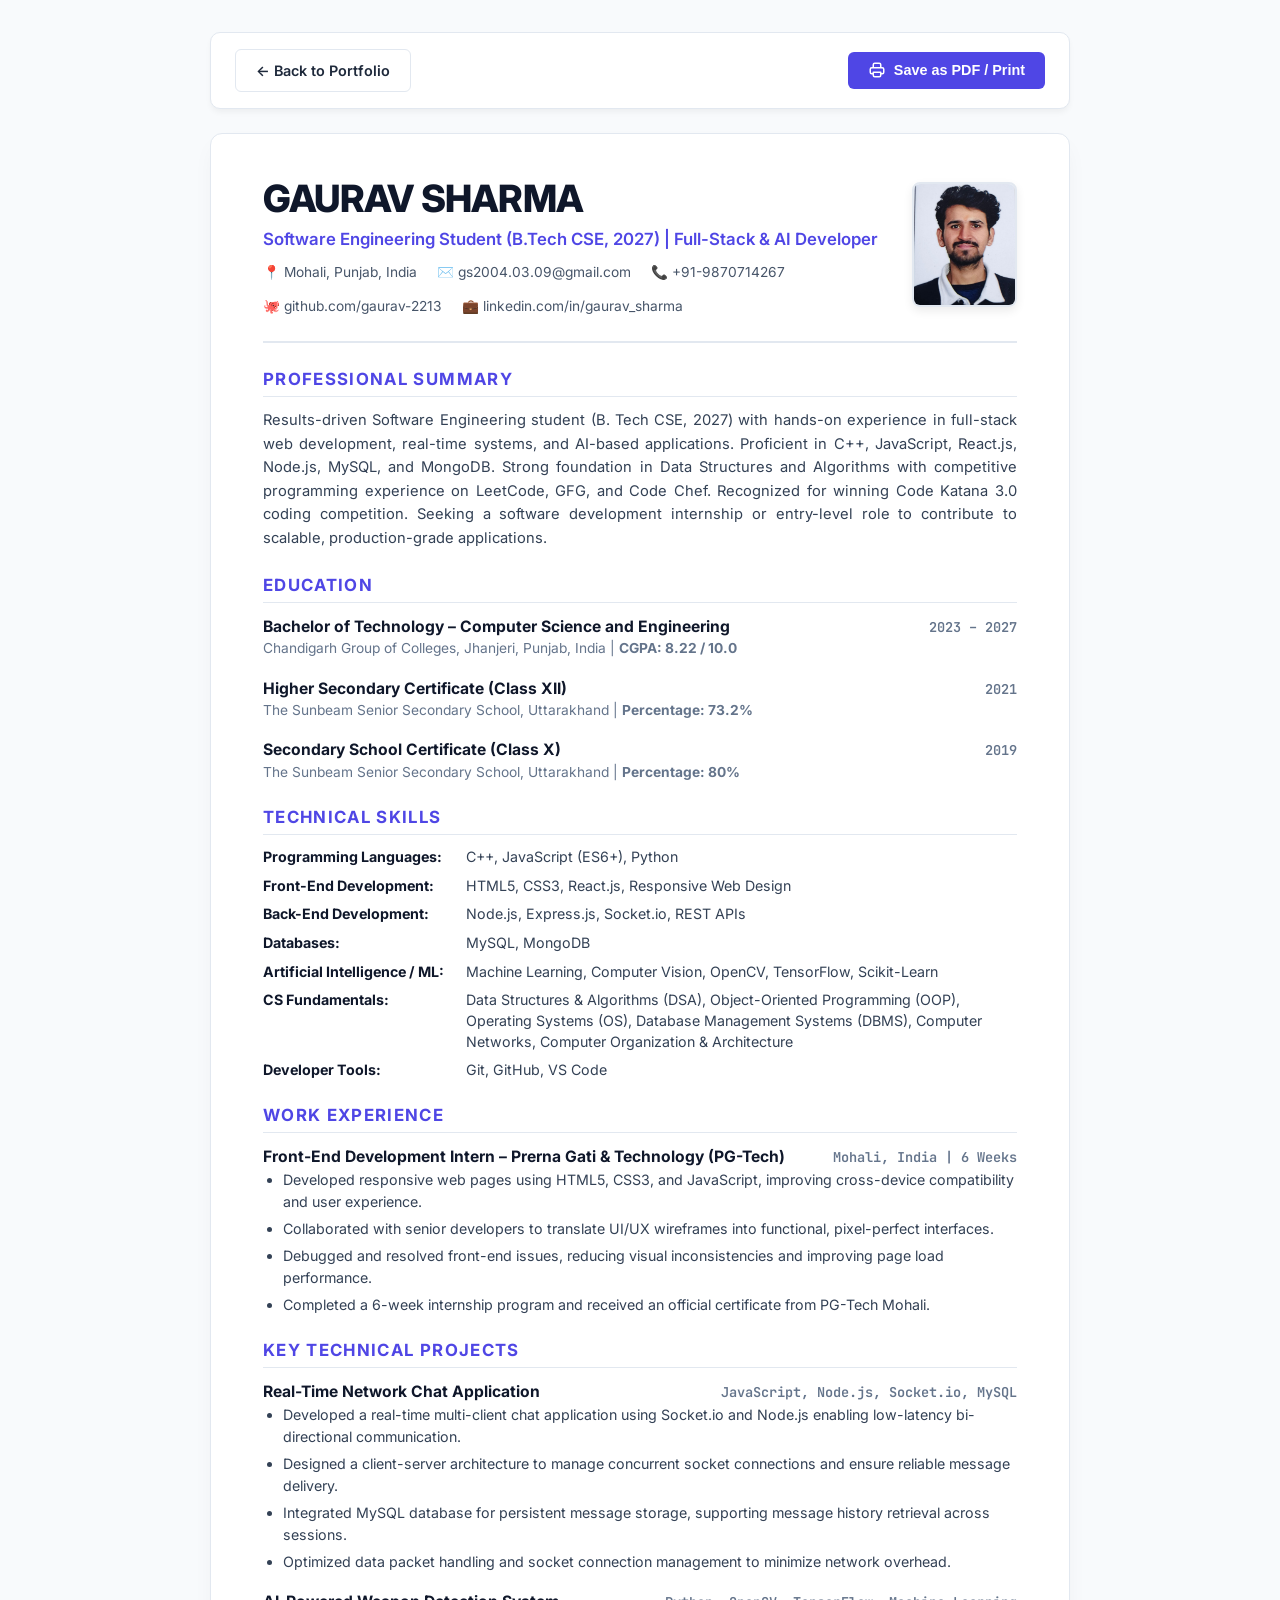
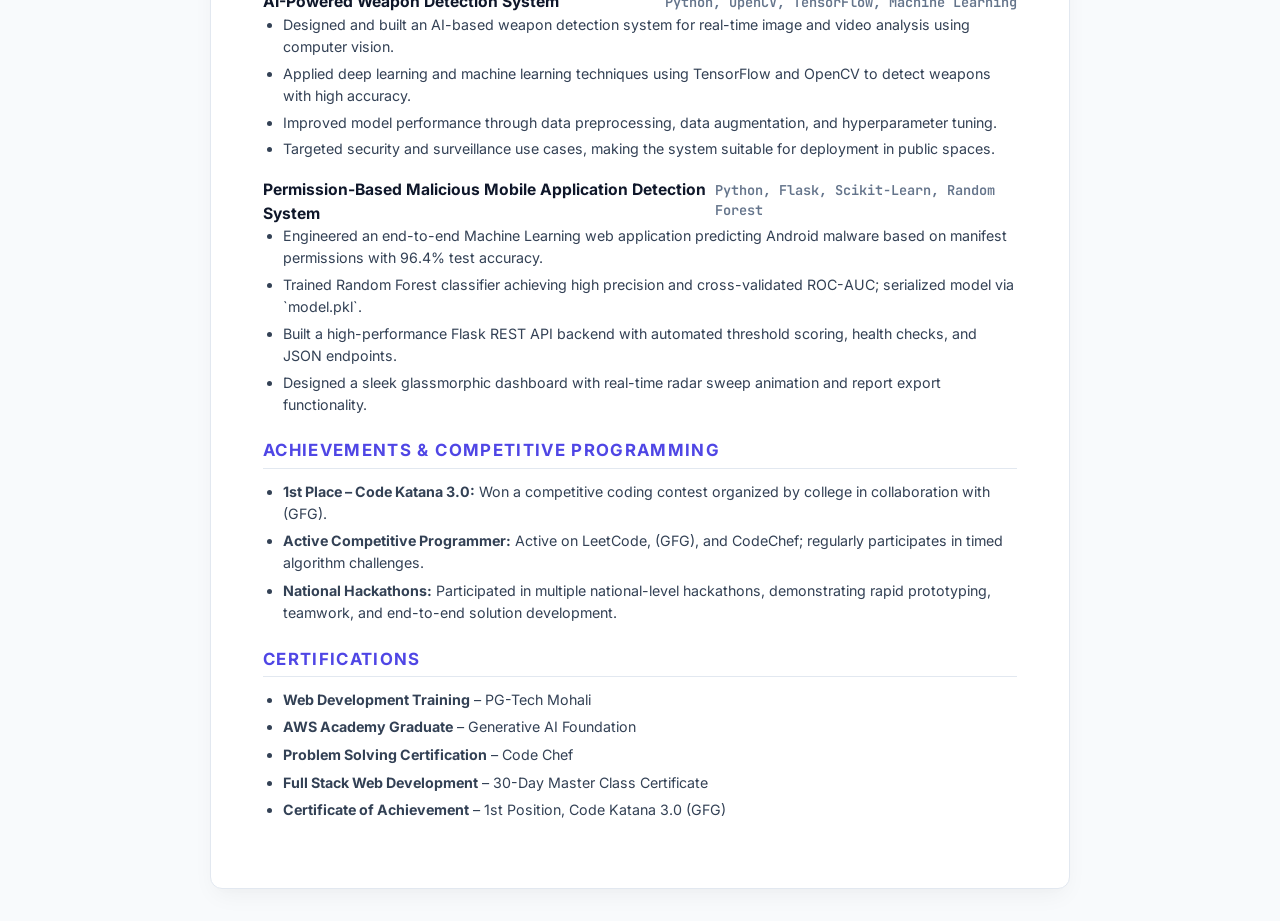
<file: resume.html>
<!DOCTYPE html>
<html lang="en">
<head>
  <meta charset="UTF-8" />
  <meta name="viewport" content="width=device-width, initial-scale=1.0" />
  <title>Gaurav Sharma - Software Engineer &amp; Full-Stack Developer Resume</title>
  <link rel="preconnect" href="https://fonts.googleapis.com">
  <link rel="preconnect" href="https://fonts.gstatic.com" crossorigin>
  <link href="https://fonts.googleapis.com/css2?family=Inter:wght@300;400;500;600;700;800&family=JetBrains+Mono:wght@400;500;600;700&display=swap" rel="stylesheet">
  <style>
    :root {
      --primary: #4f46e5;
      --primary-dark: #3730a3;
      --text: #1e293b;
      --text-muted: #475569;
      --text-subtle: #64748b;
      --bg: #f8fafc;
      --card-bg: #ffffff;
      --border: #e2e8f0;
      --accent: #0284c7;
    }

    * {
      box-sizing: border-box;
      margin: 0;
      padding: 0;
    }

    body {
      font-family: 'Inter', -apple-system, BlinkMacSystemFont, 'Segoe UI', Roboto, sans-serif;
      color: var(--text);
      background: var(--bg);
      line-height: 1.5;
      padding: 2rem 1rem;
    }

    .resume-wrapper {
      max-width: 860px;
      margin: 0 auto;
      background: var(--card-bg);
      padding: 2.75rem 3.25rem;
      border-radius: 12px;
      box-shadow: 0 10px 25px -5px rgba(0, 0, 0, 0.05), 0 8px 10px -6px rgba(0, 0, 0, 0.01);
      border: 1px solid var(--border);
    }

    .no-print-bar {
      max-width: 860px;
      margin: 0 auto 1.5rem auto;
      display: flex;
      justify-content: space-between;
      align-items: center;
      background: #ffffff;
      padding: 1rem 1.5rem;
      border-radius: 10px;
      border: 1px solid var(--border);
      box-shadow: 0 4px 6px -1px rgba(0,0,0,0.05);
    }

    .btn {
      display: inline-flex;
      align-items: center;
      gap: 0.5rem;
      background: var(--primary);
      color: #ffffff;
      padding: 0.6rem 1.25rem;
      border-radius: 6px;
      text-decoration: none;
      font-weight: 600;
      font-size: 0.9rem;
      cursor: pointer;
      border: none;
      transition: background 0.2s;
    }
    .btn:hover {
      background: var(--primary-dark);
    }

    .btn-outline {
      background: transparent;
      color: var(--text);
      border: 1px solid var(--border);
    }
    .btn-outline:hover {
      background: #f1f5f9;
    }

    /* Header with Photo */
    header {
      border-bottom: 2px solid var(--border);
      padding-bottom: 1.5rem;
      margin-bottom: 1.5rem;
      display: flex;
      justify-content: space-between;
      align-items: center;
      gap: 1.5rem;
    }

    .header-info {
      flex: 1;
    }

    .header-photo-wrapper {
      flex-shrink: 0;
    }

    .header-photo {
      width: 105px;
      height: 125px;
      object-fit: cover;
      border-radius: 8px;
      border: 2px solid var(--border);
      box-shadow: 0 4px 10px rgba(0, 0, 0, 0.08);
    }

    h1 {
      font-size: 2.35rem;
      font-weight: 800;
      letter-spacing: -0.02em;
      color: #0f172a;
      text-transform: uppercase;
      line-height: 1.1;
      margin-bottom: 0.5rem;
    }

    .headline {
      font-size: 1.05rem;
      color: var(--primary);
      font-weight: 600;
      margin-bottom: 0.6rem;
    }

    .contact-links {
      display: flex;
      flex-wrap: wrap;
      gap: 0.85rem 1.25rem;
      font-size: 0.86rem;
      color: var(--text-muted);
    }

    .contact-links a {
      color: var(--text-muted);
      text-decoration: none;
      display: inline-flex;
      align-items: center;
      gap: 0.35rem;
    }
    .contact-links a:hover {
      color: var(--primary);
    }

    section {
      margin-bottom: 1.4rem;
    }

    h2 {
      font-size: 1.05rem;
      text-transform: uppercase;
      letter-spacing: 0.08em;
      color: var(--primary);
      font-weight: 700;
      margin-bottom: 0.75rem;
      padding-bottom: 0.25rem;
      border-bottom: 1px solid var(--border);
    }

    .summary-text {
      font-size: 0.92rem;
      color: #334155;
      line-height: 1.6;
      text-align: justify;
    }

    .item {
      margin-bottom: 1.1rem;
    }

    .item:last-child {
      margin-bottom: 0;
    }

    .item-header {
      display: flex;
      justify-content: space-between;
      align-items: baseline;
      font-weight: 700;
      color: #0f172a;
    }

    .item-role {
      font-size: 0.98rem;
    }

    .item-date {
      font-size: 0.85rem;
      color: var(--text-subtle);
      font-family: 'JetBrains Mono', monospace;
      font-weight: 600;
    }

    .item-subtitle {
      font-size: 0.88rem;
      color: var(--primary);
      font-weight: 600;
      margin-bottom: 0.35rem;
    }

    .item-meta {
      font-size: 0.86rem;
      color: var(--text-subtle);
      margin-bottom: 0.35rem;
    }

    ul {
      margin-left: 1.25rem;
      font-size: 0.89rem;
      color: #334155;
      line-height: 1.55;
    }

    li {
      margin-bottom: 0.3rem;
    }

    .skills-block {
      display: flex;
      flex-direction: column;
      gap: 0.5rem;
      font-size: 0.89rem;
    }

    .skill-line {
      display: flex;
      gap: 0.5rem;
      line-height: 1.45;
    }

    .skill-label {
      font-weight: 700;
      color: #0f172a;
      min-width: 195px;
      flex-shrink: 0;
    }

    .skill-val {
      color: #334155;
    }

    .cert-list, .achieve-list {
      margin-left: 1.25rem;
      font-size: 0.89rem;
      color: #334155;
    }

    .cert-list li, .achieve-list li {
      margin-bottom: 0.35rem;
    }

    .cert-list a {
      color: var(--primary);
      text-decoration: underline;
    }

    @media print {
      body {
        padding: 0;
        background: #ffffff;
      }
      .no-print-bar {
        display: none !important;
      }
      .resume-wrapper {
        border: none;
        box-shadow: none;
        padding: 0;
        max-width: 100%;
      }
      a {
        text-decoration: none !important;
        color: inherit !important;
      }
    }
  </style>
</head>
<body>

  <!-- Top Action Bar (Hidden when printing to PDF) -->
  <div class="no-print-bar">
    <div>
      <a href="index.html" class="btn btn-outline">← Back to Portfolio</a>
    </div>
    <div style="display: flex; gap: 0.75rem;">
      <button onclick="window.print()" class="btn">
        <svg width="18" height="18" fill="none" stroke="currentColor" viewBox="0 0 24 24"><path stroke-linecap="round" stroke-linejoin="round" stroke-width="2" d="M17 17h2a2 2 0 002-2v-4a2 2 0 00-2-2H5a2 2 0 00-2 2v4a2 2 0 002 2h2m2 4h6a2 2 0 002-2v-4H7v4a2 2 0 002 2zm8-12V5a2 2 0 00-2-2H9a2 2 0 00-2 2v4h10z"></path></svg>
        Save as PDF / Print
      </button>
    </div>
  </div>

  <div class="resume-wrapper">
    <header>
      <div class="header-info">
        <h1>Gaurav Sharma</h1>
        <div class="headline">Software Engineering Student (B.Tech CSE, 2027) | Full-Stack &amp; AI Developer</div>
        <div class="contact-links">
          <span>📍 Mohali, Punjab, India</span>
          <a href="mailto:gs2004.03.09@gmail.com">✉️ gs2004.03.09@gmail.com</a>
          <a href="tel:+919870714267">📞 +91-9870714267</a>
          <a href="https://github.com/gaurav-2213" target="_blank" rel="noopener">🐙 github.com/gaurav-2213</a>
          <a href="https://linkedin.com/in/gaurav_sharma" target="_blank" rel="noopener">💼 linkedin.com/in/gaurav_sharma</a>
        </div>
      </div>
      <div class="header-photo-wrapper">
        <img src="assets/gaurav-sharma.jpg" alt="Gaurav Sharma" class="header-photo">
      </div>
    </header>

    <!-- Professional Summary -->
    <section>
      <h2>Professional Summary</h2>
      <p class="summary-text">
        Results-driven Software Engineering student (B. Tech CSE, 2027) with hands-on experience in full-stack web development, real-time systems, and AI-based applications. Proficient in C++, JavaScript, React.js, Node.js, MySQL, and MongoDB. Strong foundation in Data Structures and Algorithms with competitive programming experience on LeetCode, GFG, and Code Chef. Recognized for winning Code Katana 3.0 coding competition. Seeking a software development internship or entry-level role to contribute to scalable, production-grade applications.
      </p>
    </section>

    <!-- Education -->
    <section>
      <h2>Education</h2>
      <div class="item">
        <div class="item-header">
          <span class="item-role">Bachelor of Technology – Computer Science and Engineering</span>
          <span class="item-date">2023 – 2027</span>
        </div>
        <div class="item-meta">Chandigarh Group of Colleges, Jhanjeri, Punjab, India | <strong>CGPA: 8.22 / 10.0</strong></div>
      </div>

      <div class="item">
        <div class="item-header">
          <span class="item-role">Higher Secondary Certificate (Class XII)</span>
          <span class="item-date">2021</span>
        </div>
        <div class="item-meta">The Sunbeam Senior Secondary School, Uttarakhand | <strong>Percentage: 73.2%</strong></div>
      </div>

      <div class="item">
        <div class="item-header">
          <span class="item-role">Secondary School Certificate (Class X)</span>
          <span class="item-date">2019</span>
        </div>
        <div class="item-meta">The Sunbeam Senior Secondary School, Uttarakhand | <strong>Percentage: 80%</strong></div>
      </div>
    </section>

    <!-- Technical Skills -->
    <section>
      <h2>Technical Skills</h2>
      <div class="skills-block">
        <div class="skill-line">
          <span class="skill-label">Programming Languages:</span>
          <span class="skill-val">C++, JavaScript (ES6+), Python</span>
        </div>
        <div class="skill-line">
          <span class="skill-label">Front-End Development:</span>
          <span class="skill-val">HTML5, CSS3, React.js, Responsive Web Design</span>
        </div>
        <div class="skill-line">
          <span class="skill-label">Back-End Development:</span>
          <span class="skill-val">Node.js, Express.js, Socket.io, REST APIs</span>
        </div>
        <div class="skill-line">
          <span class="skill-label">Databases:</span>
          <span class="skill-val">MySQL, MongoDB</span>
        </div>
        <div class="skill-line">
          <span class="skill-label">Artificial Intelligence / ML:</span>
          <span class="skill-val">Machine Learning, Computer Vision, OpenCV, TensorFlow, Scikit-Learn</span>
        </div>
        <div class="skill-line">
          <span class="skill-label">CS Fundamentals:</span>
          <span class="skill-val">Data Structures &amp; Algorithms (DSA), Object-Oriented Programming (OOP), Operating Systems (OS), Database Management Systems (DBMS), Computer Networks, Computer Organization &amp; Architecture</span>
        </div>
        <div class="skill-line">
          <span class="skill-label">Developer Tools:</span>
          <span class="skill-val">Git, GitHub, VS Code</span>
        </div>
      </div>
    </section>

    <!-- Work Experience -->
    <section>
      <h2>Work Experience</h2>
      <div class="item">
        <div class="item-header">
          <span class="item-role">Front-End Development Intern – Prerna Gati &amp; Technology (PG-Tech)</span>
          <span class="item-date">Mohali, India | 6 Weeks</span>
        </div>
        <ul>
          <li>Developed responsive web pages using HTML5, CSS3, and JavaScript, improving cross-device compatibility and user experience.</li>
          <li>Collaborated with senior developers to translate UI/UX wireframes into functional, pixel-perfect interfaces.</li>
          <li>Debugged and resolved front-end issues, reducing visual inconsistencies and improving page load performance.</li>
          <li>Completed a 6-week internship program and received an official certificate from PG-Tech Mohali.</li>
        </ul>
      </div>
    </section>

    <!-- Projects -->
    <section>
      <h2>Key Technical Projects</h2>

      <div class="item">
        <div class="item-header">
          <span class="item-role">Real-Time Network Chat Application</span>
          <span class="item-date">JavaScript, Node.js, Socket.io, MySQL</span>
        </div>
        <ul>
          <li>Developed a real-time multi-client chat application using Socket.io and Node.js enabling low-latency bi-directional communication.</li>
          <li>Designed a client-server architecture to manage concurrent socket connections and ensure reliable message delivery.</li>
          <li>Integrated MySQL database for persistent message storage, supporting message history retrieval across sessions.</li>
          <li>Optimized data packet handling and socket connection management to minimize network overhead.</li>
        </ul>
      </div>

      <div class="item">
        <div class="item-header">
          <span class="item-role">AI-Powered Weapon Detection System</span>
          <span class="item-date">Python, OpenCV, TensorFlow, Machine Learning</span>
        </div>
        <ul>
          <li>Designed and built an AI-based weapon detection system for real-time image and video analysis using computer vision.</li>
          <li>Applied deep learning and machine learning techniques using TensorFlow and OpenCV to detect weapons with high accuracy.</li>
          <li>Improved model performance through data preprocessing, data augmentation, and hyperparameter tuning.</li>
          <li>Targeted security and surveillance use cases, making the system suitable for deployment in public spaces.</li>
        </ul>
      </div>

      <div class="item">
        <div class="item-header">
          <span class="item-role">Permission-Based Malicious Mobile Application Detection System</span>
          <span class="item-date">Python, Flask, Scikit-Learn, Random Forest</span>
        </div>
        <ul>
          <li>Engineered an end-to-end Machine Learning web application predicting Android malware based on manifest permissions with 96.4% test accuracy.</li>
          <li>Trained Random Forest classifier achieving high precision and cross-validated ROC-AUC; serialized model via `model.pkl`.</li>
          <li>Built a high-performance Flask REST API backend with automated threshold scoring, health checks, and JSON endpoints.</li>
          <li>Designed a sleek glassmorphic dashboard with real-time radar sweep animation and report export functionality.</li>
        </ul>
      </div>
    </section>

    <!-- Achievements & Competitive Programming -->
    <section>
      <h2>Achievements &amp; Competitive Programming</h2>
      <ul class="achieve-list">
        <li><strong>1st Place – Code Katana 3.0:</strong> Won a competitive coding contest organized by college in collaboration with (GFG).</li>
        <li><strong>Active Competitive Programmer:</strong> Active on LeetCode, (GFG), and CodeChef; regularly participates in timed algorithm challenges.</li>
        <li><strong>National Hackathons:</strong> Participated in multiple national-level hackathons, demonstrating rapid prototyping, teamwork, and end-to-end solution development.</li>
      </ul>
    </section>

    <!-- Certifications -->
    <section>
      <h2>Certifications</h2>
      <ul class="cert-list">
        <li><strong>Web Development Training</strong> – PG-Tech Mohali</li>
        <li><strong>AWS Academy Graduate</strong> – Generative AI Foundation</li>
        <li><strong>Problem Solving Certification</strong> – Code Chef</li>
        <li><strong>Full Stack Web Development</strong> – 30-Day Master Class Certificate</li>
        <li><strong>Certificate of Achievement</strong> – 1st Position, Code Katana 3.0 (GFG)</li>
      </ul>
    </section>
  </div>

</body>
</html>
</file>
<file: style.css>
/* ==========================================================================
   GAURAV SHARMA PORTFOLIO - MODERN DESIGN SYSTEM
   Mobile-First • Dark & Light Themes • Flexbox & CSS Grid
   ========================================================================== */

/* --------------------------------------------------------------------------
   1. CSS Custom Properties / Theme Tokens
   -------------------------------------------------------------------------- */
:root {
  /* Common Palette */
  --font-main: 'Plus Jakarta Sans', -apple-system, BlinkMacSystemFont, 'Segoe UI', Roboto, sans-serif;
  --font-mono: 'JetBrains Mono', 'Fira Code', monospace;
  
  --primary: #6366f1;
  --primary-hover: #4f46e5;
  --primary-light: rgba(99, 102, 241, 0.12);
  --primary-glow: rgba(99, 102, 241, 0.35);

  --accent-cyan: #06b6d4;
  --accent-emerald: #10b981;
  --accent-purple: #a855f7;
  --accent-amber: #f59e0b;
  --accent-rose: #f43f5e;

  --radius-sm: 6px;
  --radius-md: 10px;
  --radius-lg: 16px;
  --radius-full: 9999px;

  --transition-fast: 0.18s cubic-bezier(0.4, 0, 0.2, 1);
  --transition-normal: 0.28s cubic-bezier(0.4, 0, 0.2, 1);
  --transition-slow: 0.45s cubic-bezier(0.4, 0, 0.2, 1);
}

/* Dark Theme (Default) */
[data-theme="dark"] {
  --bg-body: #070a13;
  --bg-surface: #0f172a;
  --bg-surface-elevated: #162036;
  --bg-surface-glass: rgba(15, 23, 42, 0.82);
  --bg-header: rgba(7, 10, 19, 0.88);
  --bg-input: #0b1120;

  --border-subtle: rgba(255, 255, 255, 0.08);
  --border-medium: rgba(255, 255, 255, 0.15);
  --border-glow: rgba(99, 102, 241, 0.4);

  --text-main: #f8fafc;
  --text-muted: #94a3b8;
  --text-subtle: #64748b;
  --text-inverse: #070a13;

  --shadow-card: 0 10px 30px -10px rgba(0, 0, 0, 0.5);
  --shadow-glow: 0 0 25px rgba(99, 102, 241, 0.22);
  --grid-line: rgba(255, 255, 255, 0.025);
  --ambient-1: rgba(99, 102, 241, 0.16);
  --ambient-2: rgba(6, 182, 212, 0.14);
}

/* Light Theme */
[data-theme="light"] {
  --bg-body: #f8fafc;
  --bg-surface: #ffffff;
  --bg-surface-elevated: #f1f5f9;
  --bg-surface-glass: rgba(255, 255, 255, 0.9);
  --bg-header: rgba(248, 250, 252, 0.92);
  --bg-input: #ffffff;

  --border-subtle: #e2e8f0;
  --border-medium: #cbd5e1;
  --border-glow: rgba(99, 102, 241, 0.35);

  --text-main: #0f172a;
  --text-muted: #475569;
  --text-subtle: #64748b;
  --text-inverse: #ffffff;

  --shadow-card: 0 10px 25px -5px rgba(15, 23, 42, 0.06), 0 8px 10px -6px rgba(15, 23, 42, 0.04);
  --shadow-glow: 0 0 25px rgba(99, 102, 241, 0.14);
  --grid-line: rgba(15, 23, 42, 0.03);
  --ambient-1: rgba(99, 102, 241, 0.08);
  --ambient-2: rgba(6, 182, 212, 0.06);
}

/* --------------------------------------------------------------------------
   2. Reset & Core Base
   -------------------------------------------------------------------------- */
*, *::before, *::after {
  box-sizing: border-box;
  margin: 0;
  padding: 0;
}

html {
  scroll-behavior: smooth;
  font-size: 16px;
  -webkit-text-size-adjust: 100%;
}

body {
  font-family: var(--font-main);
  background-color: var(--bg-body);
  color: var(--text-main);
  line-height: 1.6;
  min-height: 100vh;
  position: relative;
  overflow-x: hidden;
  transition: background-color var(--transition-normal), color var(--transition-normal);
}

img, svg {
  display: block;
  max-width: 100%;
}

a {
  color: inherit;
  text-decoration: none;
  transition: color var(--transition-fast);
}

button, input, textarea {
  font-family: inherit;
  color: inherit;
}

ul {
  list-style: none;
}

/* Ambient Glow Orbs & Grid Overlay */
.ambient-glow {
  position: fixed;
  border-radius: 50%;
  filter: blur(120px);
  pointer-events: none;
  z-index: 0;
  transition: background-color var(--transition-slow);
}

.glow-top {
  top: -10vw;
  right: -5vw;
  width: 45vw;
  height: 45vw;
  background: var(--ambient-1);
}

.glow-bottom {
  bottom: 10vw;
  left: -5vw;
  width: 40vw;
  height: 40vw;
  background: var(--ambient-2);
}

.grid-overlay {
  position: fixed;
  inset: 0;
  background-image: 
    linear-gradient(to right, var(--grid-line) 1px, transparent 1px),
    linear-gradient(to bottom, var(--grid-line) 1px, transparent 1px);
  background-size: 40px 40px;
  pointer-events: none;
  z-index: 0;
}

/* --------------------------------------------------------------------------
   3. Layout & Containers
   -------------------------------------------------------------------------- */
.container {
  width: 100%;
  max-width: 1200px;
  margin: 0 auto;
  padding: 0 1.25rem;
  position: relative;
  z-index: 1;
}

.section-padding {
  padding: 5.5rem 0;
}

@media (min-width: 768px) {
  .section-padding {
    padding: 7rem 0;
  }
}

.section-header {
  margin-bottom: 3.5rem;
}

.text-center {
  text-align: center;
}

.section-tag {
  display: inline-block;
  font-family: var(--font-mono);
  font-size: 0.85rem;
  font-weight: 600;
  color: var(--primary);
  background: var(--primary-light);
  padding: 0.35rem 0.85rem;
  border-radius: var(--radius-full);
  margin-bottom: 0.85rem;
  letter-spacing: 0.04em;
  border: 1px solid var(--border-glow);
}

.section-title {
  font-size: clamp(2rem, 4vw, 2.75rem);
  font-weight: 800;
  letter-spacing: -0.03em;
  color: var(--text-main);
  margin-bottom: 0.75rem;
}

.section-subtitle {
  font-size: 1.05rem;
  color: var(--text-muted);
  max-width: 650px;
  margin: 0 auto;
}

/* --------------------------------------------------------------------------
   4. Buttons & Badges
   -------------------------------------------------------------------------- */
.btn {
  display: inline-flex;
  align-items: center;
  justify-content: center;
  gap: 0.55rem;
  padding: 0.75rem 1.4rem;
  font-size: 0.95rem;
  font-weight: 600;
  border-radius: var(--radius-md);
  border: 1px solid transparent;
  cursor: pointer;
  transition: all var(--transition-fast);
  white-space: nowrap;
}

.btn:active {
  transform: scale(0.98);
}

.btn:focus-visible {
  outline: 2px solid var(--primary);
  outline-offset: 3px;
}

.btn-primary {
  background: linear-gradient(135deg, var(--primary) 0%, #4338ca 100%);
  color: #ffffff;
  box-shadow: 0 4px 14px var(--primary-glow);
}

.btn-primary:hover {
  background: linear-gradient(135deg, var(--primary-hover) 0%, #3730a3 100%);
  box-shadow: 0 6px 20px var(--primary-glow);
  transform: translateY(-1px);
}

.btn-secondary {
  background: var(--bg-surface-elevated);
  color: var(--text-main);
  border-color: var(--border-medium);
}

.btn-secondary:hover {
  background: var(--border-medium);
  transform: translateY(-1px);
}

.btn-outline {
  background: transparent;
  color: var(--text-main);
  border-color: var(--border-medium);
}

.btn-outline:hover {
  border-color: var(--primary);
  color: var(--primary);
  background: var(--primary-light);
}

.btn-ghost {
  background: transparent;
  color: var(--text-main);
  border: 1px solid var(--border-subtle);
}

.btn-ghost:hover {
  background: var(--primary-light);
  color: var(--primary);
  border-color: var(--border-glow);
}

.btn-sm {
  padding: 0.45rem 0.9rem;
  font-size: 0.85rem;
}

.btn-xs {
  padding: 0.25rem 0.6rem;
  font-size: 0.75rem;
  border-radius: var(--radius-sm);
}

.btn-block {
  width: 100%;
}

.badge {
  display: inline-flex;
  align-items: center;
  font-size: 0.78rem;
  font-weight: 600;
  padding: 0.28rem 0.7rem;
  border-radius: var(--radius-full);
  background: var(--bg-surface-elevated);
  color: var(--text-muted);
  border: 1px solid var(--border-subtle);
}

.badge-flagship {
  background: rgba(16, 185, 129, 0.15);
  color: #10b981;
  border-color: rgba(16, 185, 129, 0.4);
}

.badge-featured {
  background: rgba(99, 102, 241, 0.15);
  color: #818cf8;
  border-color: rgba(99, 102, 241, 0.4);
}

.badge-popular {
  background: rgba(168, 85, 247, 0.15);
  color: #c084fc;
  border-color: rgba(168, 85, 247, 0.4);
}

.badge-ecommerce {
  background: rgba(14, 165, 233, 0.15);
  color: #38bdf8;
  border-color: rgba(14, 165, 233, 0.4);
}

.badge-interactive {
  background: rgba(245, 158, 11, 0.15);
  color: #fbbf24;
  border-color: rgba(245, 158, 11, 0.4);
}

.badge-offline {
  background: rgba(244, 63, 94, 0.15);
  color: #fb7185;
  border-color: rgba(244, 63, 94, 0.4);
}

/* --------------------------------------------------------------------------
   5. Site Header & Navigation
   -------------------------------------------------------------------------- */
.site-header {
  position: sticky;
  top: 0;
  z-index: 100;
  background-color: var(--bg-header);
  backdrop-filter: blur(16px);
  -webkit-backdrop-filter: blur(16px);
  border-bottom: 1px solid var(--border-subtle);
  transition: all var(--transition-normal);
}

.site-header.scrolled {
  box-shadow: 0 4px 20px rgba(0, 0, 0, 0.15);
}

.nav-container {
  display: flex;
  align-items: center;
  justify-content: space-between;
  height: 4.25rem;
}

.nav-logo {
  display: flex;
  align-items: center;
  font-family: var(--font-mono);
  font-weight: 700;
  font-size: 1.25rem;
  letter-spacing: -0.02em;
}

.logo-bracket {
  color: var(--primary);
}

.logo-text {
  color: var(--text-main);
  padding: 0 0.15rem;
}

.logo-slash {
  color: var(--accent-cyan);
}

.desktop-nav {
  display: none;
}

@media (min-width: 860px) {
  .desktop-nav {
    display: block;
  }
}

.nav-list {
  display: flex;
  align-items: center;
  gap: 1.75rem;
}

.nav-link {
  font-size: 0.92rem;
  font-weight: 500;
  color: var(--text-muted);
  position: relative;
  padding: 0.35rem 0;
}

.nav-link:hover,
.nav-link.active {
  color: var(--text-main);
}

.nav-link::after {
  content: '';
  position: absolute;
  bottom: 0;
  left: 0;
  width: 0;
  height: 2px;
  background: var(--primary);
  border-radius: var(--radius-full);
  transition: width var(--transition-fast);
}

.nav-link:hover::after,
.nav-link.active::after {
  width: 100%;
}

.nav-actions {
  display: flex;
  align-items: center;
  gap: 0.75rem;
}

/* Theme Toggle Button */
.theme-toggle {
  width: 2.5rem;
  height: 2.5rem;
  border-radius: var(--radius-md);
  background: var(--bg-surface-elevated);
  border: 1px solid var(--border-subtle);
  color: var(--text-main);
  display: flex;
  align-items: center;
  justify-content: center;
  cursor: pointer;
  transition: all var(--transition-fast);
}

.theme-toggle:hover {
  background: var(--border-medium);
  border-color: var(--primary);
  transform: rotate(15deg);
}

.theme-toggle svg {
  width: 1.25rem;
  height: 1.25rem;
  transition: transform var(--transition-normal);
}

[data-theme="dark"] .sun-icon {
  display: block;
}
[data-theme="dark"] .moon-icon {
  display: none;
}
[data-theme="light"] .sun-icon {
  display: none;
}
[data-theme="light"] .moon-icon {
  display: block;
}

.hide-mobile {
  display: none;
}

@media (min-width: 860px) {
  .hide-mobile {
    display: inline-flex;
  }
}

/* Mobile Hamburger Button */
.hamburger-btn {
  display: flex;
  flex-direction: column;
  justify-content: center;
  align-items: center;
  gap: 5px;
  width: 2.5rem;
  height: 2.5rem;
  border-radius: var(--radius-md);
  background: var(--bg-surface-elevated);
  border: 1px solid var(--border-subtle);
  cursor: pointer;
}

@media (min-width: 860px) {
  .hamburger-btn {
    display: none;
  }
}

.hamburger-line {
  display: block;
  width: 1.25rem;
  height: 2px;
  background: var(--text-main);
  border-radius: 2px;
  transition: all var(--transition-fast);
}

/* --------------------------------------------------------------------------
   6. Mobile Drawer
   -------------------------------------------------------------------------- */
.mobile-drawer {
  position: fixed;
  inset: 0;
  z-index: 200;
  visibility: hidden;
  transition: visibility var(--transition-normal);
}

.mobile-drawer.open {
  visibility: visible;
}

.mobile-drawer-backdrop {
  position: absolute;
  inset: 0;
  background: rgba(0, 0, 0, 0.65);
  backdrop-filter: blur(4px);
  opacity: 0;
  transition: opacity var(--transition-normal);
}

.mobile-drawer.open .mobile-drawer-backdrop {
  opacity: 1;
}

.mobile-drawer-content {
  position: absolute;
  top: 0;
  right: 0;
  bottom: 0;
  width: 82%;
  max-width: 340px;
  background: var(--bg-surface);
  border-left: 1px solid var(--border-medium);
  padding: 1.75rem;
  display: flex;
  flex-direction: column;
  justify-content: space-between;
  transform: translateX(100%);
  transition: transform var(--transition-normal);
  box-shadow: -10px 0 30px rgba(0,0,0,0.5);
}

.mobile-drawer.open .mobile-drawer-content {
  transform: translateX(0);
}

.drawer-header {
  display: flex;
  align-items: center;
  justify-content: space-between;
  margin-bottom: 2rem;
  padding-bottom: 1rem;
  border-bottom: 1px solid var(--border-subtle);
}

.drawer-logo {
  font-family: var(--font-mono);
  font-weight: 700;
  font-size: 1.25rem;
  color: var(--primary);
}

.close-drawer-btn {
  background: transparent;
  border: none;
  font-size: 2rem;
  line-height: 1;
  color: var(--text-muted);
  cursor: pointer;
}

.close-drawer-btn:hover {
  color: var(--text-main);
}

.mobile-nav-list {
  display: flex;
  flex-direction: column;
  gap: 1.25rem;
}

.mobile-link {
  display: block;
  font-size: 1.15rem;
  font-weight: 600;
  color: var(--text-muted);
  transition: color var(--transition-fast);
}

.mobile-link span {
  font-family: var(--font-mono);
  font-size: 0.9rem;
  color: var(--primary);
  margin-right: 0.5rem;
}

.mobile-link:hover,
.mobile-link.active {
  color: var(--text-main);
}

.mobile-drawer-footer {
  margin-top: 2rem;
  padding-top: 1.5rem;
  border-top: 1px solid var(--border-subtle);
}

.drawer-socials {
  display: flex;
  justify-content: center;
  gap: 0.85rem;
  margin-top: 1.25rem;
  font-size: 0.88rem;
  color: var(--text-subtle);
}

.drawer-socials a:hover {
  color: var(--primary);
}

/* --------------------------------------------------------------------------
   7. Hero Section
   -------------------------------------------------------------------------- */
.hero-section {
  padding: 4rem 0 5rem 0;
  position: relative;
  overflow: hidden;
}

@media (min-width: 992px) {
  .hero-section {
    padding: 6.5rem 0 7rem 0;
  }
}

.hero-container {
  display: grid;
  grid-template-columns: 1fr;
  gap: 3rem;
  align-items: center;
}

@media (min-width: 992px) {
  .hero-container {
    grid-template-columns: 1.15fr 0.85fr;
  }
}

.status-pill {
  display: inline-flex;
  align-items: center;
  gap: 0.5rem;
  background: var(--bg-surface-elevated);
  border: 1px solid var(--border-subtle);
  padding: 0.35rem 0.9rem;
  border-radius: var(--radius-full);
  font-size: 0.82rem;
  font-weight: 500;
  color: var(--text-muted);
  margin-bottom: 1.25rem;
}

.status-dot {
  width: 8px;
  height: 8px;
  background: var(--accent-emerald);
  border-radius: 50%;
  box-shadow: 0 0 10px var(--accent-emerald);
  animation: pulse 2s infinite;
}

@keyframes pulse {
  0% { transform: scale(0.95); opacity: 0.8; }
  50% { transform: scale(1.3); opacity: 1; }
  100% { transform: scale(0.95); opacity: 0.8; }
}

.hero-title {
  margin-bottom: 0.75rem;
  line-height: 1.1;
}

.greeting {
  display: block;
  font-size: clamp(1.2rem, 2.5vw, 1.5rem);
  font-weight: 500;
  color: var(--primary);
  margin-bottom: 0.25rem;
}

.hero-name {
  display: block;
  font-size: clamp(2.5rem, 6vw, 4rem);
  font-weight: 800;
  letter-spacing: -0.04em;
  background: linear-gradient(135deg, var(--text-main) 30%, var(--primary) 100%);
  -webkit-background-clip: text;
  -webkit-text-fill-color: transparent;
}

.hero-typing-wrapper {
  font-size: clamp(1.15rem, 3vw, 1.65rem);
  font-weight: 600;
  color: var(--text-muted);
  margin-bottom: 1.25rem;
  min-height: 2.2rem;
  display: flex;
  align-items: center;
}

.typing-text {
  color: var(--accent-cyan);
  font-family: var(--font-mono);
  font-weight: 700;
}

.cursor {
  color: var(--primary);
  font-weight: 400;
  animation: blink 1s infinite;
  margin-left: 2px;
}

@keyframes blink {
  0%, 100% { opacity: 1; }
  50% { opacity: 0; }
}

.hero-bio {
  font-size: 1.08rem;
  color: var(--text-muted);
  max-width: 580px;
  margin-bottom: 2rem;
  line-height: 1.7;
}

.hero-cta-group {
  display: flex;
  flex-wrap: wrap;
  gap: 0.85rem;
  margin-bottom: 2.25rem;
}

.hero-socials {
  display: flex;
  align-items: center;
  gap: 0.75rem;
}

.social-label {
  font-size: 0.88rem;
  font-weight: 600;
  color: var(--text-subtle);
  margin-right: 0.35rem;
}

.social-icon-btn {
  width: 2.4rem;
  height: 2.4rem;
  border-radius: var(--radius-md);
  background: var(--bg-surface-elevated);
  border: 1px solid var(--border-subtle);
  display: flex;
  align-items: center;
  justify-content: center;
  color: var(--text-muted);
  cursor: pointer;
  transition: all var(--transition-fast);
}

.social-icon-btn svg {
  width: 1.2rem;
  height: 1.2rem;
}

.social-icon-btn:hover {
  background: var(--primary-light);
  border-color: var(--border-glow);
  color: var(--primary);
  transform: translateY(-2px);
}

.hero-visual {
  display: flex;
  flex-direction: column;
  gap: 1.25rem;
}

.hero-profile-card {
  background: var(--bg-surface);
  border: 1px solid var(--border-medium);
  border-radius: var(--radius-lg);
  padding: 1.25rem 1.5rem;
  box-shadow: var(--shadow-card), var(--shadow-glow);
  display: flex;
  align-items: center;
  gap: 1.25rem;
  transition: transform var(--transition-normal);
}

.hero-profile-card:hover {
  transform: translateY(-3px);
  border-color: var(--primary);
}

.hero-photo-wrap {
  position: relative;
  width: 95px;
  height: 95px;
  border-radius: 50%;
  padding: 3px;
  background: linear-gradient(135deg, var(--primary) 0%, var(--accent-cyan) 100%);
  flex-shrink: 0;
  box-shadow: 0 0 15px var(--primary-glow);
}

.hero-photo {
  width: 100%;
  height: 100%;
  border-radius: 50%;
  object-fit: cover;
  object-position: 50% 18%;
  border: 2px solid var(--bg-surface);
}

.hero-photo-badge {
  position: absolute;
  bottom: -6px;
  left: 50%;
  transform: translateX(-50%);
  background: var(--accent-amber);
  color: #0f172a;
  font-size: 0.68rem;
  font-weight: 800;
  padding: 0.15rem 0.55rem;
  border-radius: var(--radius-full);
  white-space: nowrap;
  box-shadow: 0 2px 6px rgba(0,0,0,0.3);
}

.hero-profile-details {
  flex: 1;
}

.hero-card-name {
  font-size: 1.25rem;
  font-weight: 800;
  color: var(--text-main);
  margin-bottom: 0.2rem;
}

.hero-card-subtitle {
  font-size: 0.85rem;
  color: var(--primary);
  font-weight: 600;
  margin-bottom: 0.5rem;
}

.hero-card-chips {
  display: flex;
  flex-wrap: wrap;
  gap: 0.4rem;
}

.hero-card-chips .chip {
  font-family: var(--font-mono);
  font-size: 0.72rem;
  font-weight: 600;
  background: var(--bg-surface-elevated);
  border: 1px solid var(--border-subtle);
  padding: 0.15rem 0.5rem;
  border-radius: 4px;
  color: var(--text-muted);
}

/* Terminal Visual Card */
.terminal-card {
  background: var(--bg-surface);
  border: 1px solid var(--border-medium);
  border-radius: var(--radius-lg);
  box-shadow: var(--shadow-card), var(--shadow-glow);
  overflow: hidden;
  transition: transform var(--transition-normal);
}

.terminal-card:hover {
  transform: translateY(-4px);
}

.terminal-bar {
  background: var(--bg-surface-elevated);
  border-bottom: 1px solid var(--border-subtle);
  padding: 0.75rem 1rem;
  display: flex;
  align-items: center;
  justify-content: space-between;
}

.terminal-dots {
  display: flex;
  gap: 6px;
}

.terminal-dots .dot {
  width: 11px;
  height: 11px;
  border-radius: 50%;
}

.dot.red { background: #ef4444; }
.dot.yellow { background: #f59e0b; }
.dot.green { background: #10b981; }

.terminal-title {
  font-family: var(--font-mono);
  font-size: 0.78rem;
  color: var(--text-subtle);
}

.terminal-chip {
  font-family: var(--font-mono);
  font-size: 0.7rem;
  background: var(--primary-light);
  color: var(--primary);
  padding: 0.15rem 0.45rem;
  border-radius: 4px;
}

.terminal-body {
  padding: 1.25rem;
  font-family: var(--font-mono);
  font-size: 0.85rem;
  line-height: 1.6;
}

.terminal-line {
  margin-bottom: 0.5rem;
  color: var(--text-muted);
}

.prompt {
  color: var(--accent-emerald);
  font-weight: bold;
}

.cmd {
  color: var(--text-main);
  font-weight: 600;
}

.terminal-json {
  background: var(--bg-input);
  padding: 0.85rem 1rem;
  border-radius: var(--radius-sm);
  border: 1px solid var(--border-subtle);
  margin: 0.5rem 0 0.85rem 0;
  overflow-x: auto;
  font-size: 0.8rem;
}

.json-key { color: #818cf8; }
.json-str { color: #34d399; }

.terminal-output {
  color: var(--accent-cyan);
  margin-bottom: 0.75rem;
  font-size: 0.8rem;
}

.status-badge.success {
  color: var(--accent-emerald);
  font-weight: bold;
}

.terminal-input-line {
  display: flex;
  align-items: center;
  gap: 0.4rem;
  margin-bottom: 0;
}

.terminal-blink-text {
  color: var(--accent-amber);
}

.terminal-caret {
  display: inline-block;
  width: 8px;
  height: 15px;
  background: var(--text-main);
  animation: blink 1s infinite;
}

/* --------------------------------------------------------------------------
   8. About Section
   -------------------------------------------------------------------------- */
.about-grid {
  display: grid;
  grid-template-columns: 1fr;
  gap: 2rem;
}

@media (min-width: 992px) {
  .about-grid {
    grid-template-columns: 360px 1fr;
  }
}

.about-card {
  background: var(--bg-surface);
  border: 1px solid var(--border-subtle);
  border-radius: var(--radius-lg);
  padding: 2rem;
  box-shadow: var(--shadow-card);
}

.profile-card {
  text-align: center;
  display: flex;
  flex-direction: column;
  align-items: center;
}

.avatar-container {
  width: 180px;
  height: 180px;
  border-radius: 50%;
  margin-bottom: 1.5rem;
  position: relative;
  padding: 4px;
  background: linear-gradient(135deg, var(--primary) 0%, var(--accent-cyan) 100%);
  box-shadow: 0 0 25px var(--primary-glow);
  transition: transform var(--transition-normal), box-shadow var(--transition-normal);
}

.avatar-container:hover {
  transform: scale(1.05);
  box-shadow: 0 0 35px var(--primary-glow);
}

.avatar-img {
  width: 100%;
  height: 100%;
  border-radius: 50%;
  object-fit: cover;
  object-position: 50% 18%;
  border: 3px solid var(--bg-surface);
}

.about-name {
  font-size: 1.4rem;
  font-weight: 700;
  color: var(--text-main);
  margin-bottom: 0.25rem;
}

.about-role {
  font-size: 0.95rem;
  color: var(--primary);
  font-weight: 600;
  margin-bottom: 0.75rem;
}

.about-location {
  display: flex;
  align-items: center;
  gap: 0.35rem;
  font-size: 0.85rem;
  color: var(--text-muted);
  margin-bottom: 1.5rem;
}

.about-badges {
  display: flex;
  flex-wrap: wrap;
  justify-content: center;
  gap: 0.5rem;
}

.narrative-card {
  display: flex;
  flex-direction: column;
  justify-content: space-between;
}

.narrative-heading {
  font-size: 1.45rem;
  font-weight: 700;
  color: var(--text-main);
  margin-bottom: 1rem;
}

.narrative-p {
  color: var(--text-muted);
  margin-bottom: 1rem;
  font-size: 1.02rem;
}

.stats-grid {
  display: grid;
  grid-template-columns: repeat(2, 1fr);
  gap: 1rem;
  margin: 1.75rem 0;
}

@media (min-width: 640px) {
  .stats-grid {
    grid-template-columns: repeat(4, 1fr);
  }
}

.stat-box {
  background: var(--bg-surface-elevated);
  border: 1px solid var(--border-subtle);
  border-radius: var(--radius-md);
  padding: 1.25rem 1rem;
  text-align: center;
  transition: transform var(--transition-fast);
}

.stat-box:hover {
  border-color: var(--primary);
  transform: translateY(-2px);
}

.stat-number {
  display: block;
  font-size: 1.85rem;
  font-weight: 800;
  color: var(--primary);
  font-family: var(--font-mono);
  letter-spacing: -0.03em;
}

.stat-label {
  font-size: 0.8rem;
  font-weight: 600;
  color: var(--text-subtle);
  text-transform: uppercase;
  letter-spacing: 0.05em;
}

.philosophy-items {
  display: flex;
  flex-direction: column;
  gap: 0.85rem;
  border-top: 1px solid var(--border-subtle);
  padding-top: 1.25rem;
}

.philosophy-item {
  display: flex;
  align-items: flex-start;
  gap: 0.75rem;
  font-size: 0.95rem;
  color: var(--text-muted);
}

.philosophy-item strong {
  color: var(--text-main);
}

.phi-icon {
  font-size: 1.2rem;
  line-height: 1.2;
}

/* --------------------------------------------------------------------------
   9. Skills Section
   -------------------------------------------------------------------------- */
.filter-tabs-container {
  display: flex;
  justify-content: center;
  margin-bottom: 2.5rem;
}

.filter-tabs {
  display: flex;
  flex-wrap: wrap;
  justify-content: center;
  gap: 0.5rem;
  background: var(--bg-surface);
  padding: 0.4rem;
  border-radius: var(--radius-full);
  border: 1px solid var(--border-subtle);
}

.filter-tab {
  background: transparent;
  border: none;
  padding: 0.5rem 1.15rem;
  border-radius: var(--radius-full);
  font-size: 0.88rem;
  font-weight: 600;
  color: var(--text-muted);
  cursor: pointer;
  transition: all var(--transition-fast);
}

.filter-tab:hover {
  color: var(--text-main);
}

.filter-tab.active {
  background: var(--primary);
  color: #ffffff;
  box-shadow: 0 4px 12px var(--primary-glow);
}

.skills-grid {
  display: grid;
  grid-template-columns: 1fr;
  gap: 1.25rem;
}

@media (min-width: 580px) {
  .skills-grid {
    grid-template-columns: repeat(2, 1fr);
  }
}

@media (min-width: 992px) {
  .skills-grid {
    grid-template-columns: repeat(3, 1fr);
  }
}

@media (min-width: 1200px) {
  .skills-grid {
    grid-template-columns: repeat(4, 1fr);
  }
}

.skill-card {
  background: var(--bg-surface);
  border: 1px solid var(--border-subtle);
  border-radius: var(--radius-lg);
  padding: 1.4rem;
  transition: all var(--transition-normal);
  display: flex;
  flex-direction: column;
  justify-content: space-between;
}

.skill-card:hover {
  transform: translateY(-4px);
  border-color: var(--border-glow);
  box-shadow: var(--shadow-card);
}

.skill-header {
  display: flex;
  align-items: center;
  justify-content: space-between;
  margin-bottom: 0.85rem;
}

.skill-icon {
  font-size: 1.6rem;
}

.skill-badge {
  font-family: var(--font-mono);
  font-size: 0.72rem;
  font-weight: 600;
  background: var(--primary-light);
  color: var(--primary);
  padding: 0.2rem 0.5rem;
  border-radius: var(--radius-full);
}

.skill-title {
  font-size: 1.1rem;
  font-weight: 700;
  color: var(--text-main);
  margin-bottom: 0.35rem;
}

.skill-desc {
  font-size: 0.85rem;
  color: var(--text-muted);
  margin-bottom: 1.1rem;
  line-height: 1.5;
}

.skill-meter {
  width: 100%;
  height: 6px;
  background: var(--bg-surface-elevated);
  border-radius: var(--radius-full);
  overflow: hidden;
}

.skill-level {
  height: 100%;
  background: linear-gradient(90deg, var(--primary) 0%, var(--accent-cyan) 100%);
  border-radius: var(--radius-full);
  transition: width 1s ease-in-out;
}

/* --------------------------------------------------------------------------
   10. Featured Projects Section
   -------------------------------------------------------------------------- */
.projects-grid {
  display: grid;
  grid-template-columns: 1fr;
  gap: 2rem;
}

@media (min-width: 768px) {
  .projects-grid {
    grid-template-columns: repeat(2, 1fr);
  }
}

@media (min-width: 1100px) {
  .projects-grid {
    grid-template-columns: repeat(3, 1fr);
  }
}

.project-card {
  background: var(--bg-surface);
  border: 1px solid var(--border-subtle);
  border-radius: var(--radius-lg);
  overflow: hidden;
  box-shadow: var(--shadow-card);
  transition: all var(--transition-normal);
  display: flex;
  flex-direction: column;
}

.project-card:hover {
  transform: translateY(-6px);
  border-color: var(--border-glow);
  box-shadow: var(--shadow-card), var(--shadow-glow);
}

.project-img-wrapper {
  position: relative;
  width: 100%;
  aspect-ratio: 16 / 10;
  overflow: hidden;
  background: var(--bg-input);
}

.project-img {
  width: 100%;
  height: 100%;
  object-fit: cover;
  transition: transform var(--transition-slow);
}

.project-card:hover .project-img {
  transform: scale(1.04);
}

.project-badge-top {
  position: absolute;
  top: 0.85rem;
  right: 0.85rem;
}

.project-content {
  padding: 1.5rem;
  display: flex;
  flex-direction: column;
  flex-grow: 1;
}

.project-tags {
  display: flex;
  flex-wrap: wrap;
  gap: 0.4rem;
  margin-bottom: 0.85rem;
}

.ptag {
  font-family: var(--font-mono);
  font-size: 0.72rem;
  font-weight: 500;
  color: var(--accent-cyan);
  background: rgba(6, 182, 212, 0.1);
  padding: 0.2rem 0.55rem;
  border-radius: 4px;
}

.project-title {
  font-size: 1.25rem;
  font-weight: 700;
  color: var(--text-main);
  margin-bottom: 0.65rem;
  line-height: 1.3;
}

.project-summary {
  font-size: 0.92rem;
  color: var(--text-muted);
  line-height: 1.6;
  margin-bottom: 1.5rem;
  flex-grow: 1;
}

.project-actions {
  display: flex;
  gap: 0.75rem;
  margin-top: auto;
}

/* --------------------------------------------------------------------------
   11. Credentials & Resume Section
   -------------------------------------------------------------------------- */
.resume-cta-banner {
  background: linear-gradient(135deg, var(--bg-surface-elevated) 0%, var(--bg-surface) 100%);
  border: 1px solid var(--border-medium);
  border-radius: var(--radius-lg);
  padding: 2.25rem;
  margin-bottom: 3.5rem;
  display: flex;
  flex-direction: column;
  gap: 1.5rem;
  box-shadow: var(--shadow-card);
}

@media (min-width: 860px) {
  .resume-cta-banner {
    flex-direction: row;
    align-items: center;
    justify-content: space-between;
  }
}

.resume-badge {
  font-family: var(--font-mono);
  font-size: 0.82rem;
  font-weight: 600;
  color: var(--primary);
  margin-bottom: 0.4rem;
}

.resume-cta-title {
  font-size: 1.4rem;
  font-weight: 700;
  color: var(--text-main);
  margin-bottom: 0.35rem;
}

.resume-cta-desc {
  font-size: 0.95rem;
  color: var(--text-muted);
  max-width: 600px;
}

.resume-cta-buttons {
  display: flex;
  flex-wrap: wrap;
  gap: 0.75rem;
  flex-shrink: 0;
}

.timeline-container {
  display: grid;
  grid-template-columns: 1fr;
  gap: 2.5rem;
}

@media (min-width: 900px) {
  .timeline-container {
    grid-template-columns: 1fr 1fr;
  }
}

.timeline-heading {
  display: flex;
  align-items: center;
  gap: 0.65rem;
  font-size: 1.25rem;
  font-weight: 700;
  color: var(--text-main);
  margin-bottom: 1.75rem;
  padding-bottom: 0.75rem;
  border-bottom: 1px solid var(--border-subtle);
}

.timeline-heading svg {
  color: var(--primary);
}

.timeline-track {
  position: relative;
  padding-left: 1.75rem;
  border-left: 2px solid var(--border-medium);
}

.timeline-card {
  position: relative;
  margin-bottom: 2rem;
  background: var(--bg-surface);
  border: 1px solid var(--border-subtle);
  border-radius: var(--radius-md);
  padding: 1.5rem;
  transition: all var(--transition-fast);
}

.timeline-card:hover {
  border-color: var(--border-glow);
  transform: translateX(4px);
}

.timeline-dot {
  position: absolute;
  top: 1.6rem;
  left: -2.35rem;
  width: 12px;
  height: 12px;
  border-radius: 50%;
  background: var(--primary);
  border: 3px solid var(--bg-body);
  box-shadow: 0 0 10px var(--primary-glow);
}

.timeline-meta {
  display: flex;
  align-items: center;
  gap: 0.75rem;
  margin-bottom: 0.35rem;
}

.timeline-period {
  font-family: var(--font-mono);
  font-size: 0.8rem;
  color: var(--primary);
  font-weight: 600;
}

.timeline-tag {
  font-size: 0.75rem;
  background: var(--bg-surface-elevated);
  padding: 0.15rem 0.5rem;
  border-radius: var(--radius-full);
  color: var(--text-subtle);
}

.timeline-role {
  font-size: 1.12rem;
  font-weight: 700;
  color: var(--text-main);
  margin-bottom: 0.2rem;
}

.timeline-org {
  font-size: 0.9rem;
  color: var(--text-muted);
  font-weight: 500;
  margin-bottom: 0.85rem;
}

.timeline-points {
  margin-left: 1.1rem;
  list-style: disc;
  font-size: 0.88rem;
  color: var(--text-muted);
}

.timeline-points li {
  margin-bottom: 0.35rem;
}

/* --------------------------------------------------------------------------
   12. Contact Section
   -------------------------------------------------------------------------- */
.contact-grid {
  display: grid;
  grid-template-columns: 1fr;
  gap: 2.5rem;
}

@media (min-width: 900px) {
  .contact-grid {
    grid-template-columns: 1fr 1.3fr;
  }
}

.contact-info-col {
  display: flex;
  flex-direction: column;
  gap: 1.25rem;
}

.contact-card {
  display: flex;
  align-items: flex-start;
  gap: 1.25rem;
  background: var(--bg-surface);
  border: 1px solid var(--border-subtle);
  border-radius: var(--radius-lg);
  padding: 1.5rem;
  transition: all var(--transition-fast);
}

.contact-card:hover {
  border-color: var(--border-glow);
  transform: translateY(-2px);
}

.contact-icon {
  font-size: 1.6rem;
  line-height: 1;
}

.contact-detail h4 {
  font-size: 0.92rem;
  font-weight: 600;
  color: var(--text-subtle);
  margin-bottom: 0.2rem;
}

.contact-link {
  display: block;
  font-size: 1.05rem;
  font-weight: 600;
  color: var(--text-main);
  margin-bottom: 0.45rem;
  word-break: break-all;
}

.contact-link:hover {
  color: var(--primary);
}

.contact-sub {
  font-size: 0.82rem;
  color: var(--text-subtle);
  display: block;
}

.form-container {
  background: var(--bg-surface);
  border: 1px solid var(--border-subtle);
  border-radius: var(--radius-lg);
  padding: 2.25rem;
  box-shadow: var(--shadow-card);
}

.form-title {
  font-size: 1.45rem;
  font-weight: 700;
  color: var(--text-main);
  margin-bottom: 1.5rem;
}

.contact-form {
  display: flex;
  flex-direction: column;
  gap: 1.25rem;
}

.form-row {
  display: grid;
  grid-template-columns: 1fr;
  gap: 1.25rem;
}

@media (min-width: 600px) {
  .form-row {
    grid-template-columns: 1fr 1fr;
  }
}

.form-group {
  display: flex;
  flex-direction: column;
  gap: 0.45rem;
}

.form-group label {
  font-size: 0.88rem;
  font-weight: 600;
  color: var(--text-main);
}

.required {
  color: var(--accent-rose);
}

.form-input {
  width: 100%;
  padding: 0.8rem 1rem;
  background: var(--bg-input);
  border: 1px solid var(--border-medium);
  border-radius: var(--radius-md);
  font-size: 0.95rem;
  color: var(--text-main);
  transition: all var(--transition-fast);
}

.form-input:focus {
  outline: none;
  border-color: var(--primary);
  box-shadow: 0 0 0 3px var(--primary-light);
}

.form-input.invalid {
  border-color: var(--accent-rose);
}

.error-msg {
  font-size: 0.8rem;
  color: var(--accent-rose);
  min-height: 1.1rem;
}

.spinner {
  display: none;
  width: 18px;
  height: 18px;
  border: 2px solid rgba(255, 255, 255, 0.3);
  border-radius: 50%;
  border-top-color: #ffffff;
  animation: spin 0.8s linear infinite;
}

@keyframes spin {
  to { transform: rotate(360deg); }
}

.btn.loading .btn-text,
.btn.loading .send-icon {
  display: none;
}

.btn.loading .spinner {
  display: inline-block;
}

.form-success-card {
  text-align: center;
  padding: 2rem 1rem;
}

.success-icon {
  width: 50px;
  height: 50px;
  background: rgba(16, 185, 129, 0.15);
  color: #10b981;
  border-radius: 50%;
  display: flex;
  align-items: center;
  justify-content: center;
  font-size: 1.5rem;
  font-weight: bold;
  margin: 0 auto 1.25rem auto;
}

.form-success-card h4 {
  font-size: 1.3rem;
  font-weight: 700;
  color: var(--text-main);
  margin-bottom: 0.5rem;
}

.form-success-card p {
  color: var(--text-muted);
  margin-bottom: 1.5rem;
}

/* --------------------------------------------------------------------------
   13. Footer
   -------------------------------------------------------------------------- */
.site-footer {
  background: var(--bg-surface);
  border-top: 1px solid var(--border-subtle);
  padding: 3rem 0;
  margin-top: 4rem;
}

.footer-container {
  display: flex;
  flex-direction: column;
  gap: 2rem;
  align-items: center;
  text-align: center;
}

@media (min-width: 860px) {
  .footer-container {
    flex-direction: row;
    justify-content: space-between;
    text-align: left;
  }
}

.footer-left {
  display: flex;
  flex-direction: column;
  gap: 0.65rem;
  max-width: 400px;
}

.footer-tagline {
  font-size: 0.88rem;
  color: var(--text-subtle);
}

.footer-links {
  display: flex;
  flex-wrap: wrap;
  gap: 1.5rem;
  font-size: 0.9rem;
  font-weight: 500;
  color: var(--text-muted);
}

.footer-links a:hover {
  color: var(--primary);
}

.copyright {
  font-size: 0.85rem;
  color: var(--text-subtle);
}

/* --------------------------------------------------------------------------
   14. Back To Top Floating Button with Scroll Ring
   -------------------------------------------------------------------------- */
.back-to-top {
  position: fixed;
  bottom: 2rem;
  right: 2rem;
  width: 48px;
  height: 48px;
  border-radius: 50%;
  background: var(--bg-surface);
  border: 1px solid var(--border-medium);
  color: var(--text-main);
  display: flex;
  align-items: center;
  justify-content: center;
  cursor: pointer;
  z-index: 90;
  opacity: 0;
  visibility: hidden;
  transform: translateY(15px);
  transition: all var(--transition-normal);
  box-shadow: 0 4px 15px rgba(0, 0, 0, 0.2);
}

.back-to-top.visible {
  opacity: 1;
  visibility: visible;
  transform: translateY(0);
}

.back-to-top:hover {
  transform: translateY(-4px);
  border-color: var(--primary);
}

.progress-ring {
  position: absolute;
  top: 0;
  left: 0;
  transform: rotate(-90deg);
}

.progress-ring-circle {
  transition: stroke-dashoffset 0.1s linear;
}

.arrow-up {
  position: relative;
  z-index: 2;
}

/* --------------------------------------------------------------------------
   15. Modals (Project Detail & Resume)
   -------------------------------------------------------------------------- */
.modal {
  position: fixed;
  inset: 0;
  z-index: 300;
  display: flex;
  align-items: center;
  justify-content: center;
  padding: 1.5rem;
  visibility: hidden;
  transition: visibility var(--transition-normal);
}

.modal.open {
  visibility: visible;
}

.modal-backdrop {
  position: absolute;
  inset: 0;
  background: rgba(0, 0, 0, 0.7);
  backdrop-filter: blur(8px);
  -webkit-backdrop-filter: blur(8px);
  opacity: 0;
  transition: opacity var(--transition-normal);
}

.modal.open .modal-backdrop {
  opacity: 1;
}

.modal-dialog {
  position: relative;
  width: 100%;
  max-width: 780px;
  max-height: 90vh;
  background: var(--bg-surface);
  border: 1px solid var(--border-medium);
  border-radius: var(--radius-lg);
  box-shadow: 0 25px 50px -12px rgba(0, 0, 0, 0.6);
  overflow-y: auto;
  opacity: 0;
  transform: scale(0.94) translateY(20px);
  transition: all var(--transition-normal);
  z-index: 10;
}

.modal.modal-lg .modal-dialog {
  max-width: 940px;
}

.modal.open .modal-dialog {
  opacity: 1;
  transform: scale(1) translateY(0);
}

.modal-close-btn {
  position: sticky;
  top: 1rem;
  right: 1rem;
  float: right;
  width: 2.2rem;
  height: 2.2rem;
  border-radius: 50%;
  background: var(--bg-surface-elevated);
  border: 1px solid var(--border-subtle);
  color: var(--text-muted);
  font-size: 1.5rem;
  line-height: 1;
  cursor: pointer;
  display: flex;
  align-items: center;
  justify-content: center;
  z-index: 20;
  transition: all var(--transition-fast);
}

.modal-close-btn:hover {
  color: var(--text-main);
  background: var(--border-medium);
}

.modal-body {
  padding: 2.25rem;
}

/* Modal Content Layout */
.modal-project-img {
  width: 100%;
  border-radius: var(--radius-md);
  margin-bottom: 1.5rem;
  border: 1px solid var(--border-subtle);
}

.modal-title {
  font-size: 1.6rem;
  font-weight: 800;
  color: var(--text-main);
  margin-bottom: 0.75rem;
}

.modal-tags {
  display: flex;
  flex-wrap: wrap;
  gap: 0.5rem;
  margin-bottom: 1.5rem;
}

.modal-section {
  margin-bottom: 1.5rem;
}

.modal-section h4 {
  font-size: 1.05rem;
  font-weight: 700;
  color: var(--primary);
  margin-bottom: 0.5rem;
  display: flex;
  align-items: center;
  gap: 0.5rem;
}

.modal-section p {
  color: var(--text-muted);
  font-size: 0.95rem;
  line-height: 1.65;
}

.modal-metrics-grid {
  display: grid;
  grid-template-columns: repeat(auto-fit, minmax(140px, 1fr));
  gap: 0.75rem;
  margin: 1rem 0;
}

.metric-pill {
  background: var(--bg-surface-elevated);
  border: 1px solid var(--border-subtle);
  padding: 0.75rem;
  border-radius: var(--radius-md);
  text-align: center;
}

.metric-val {
  display: block;
  font-family: var(--font-mono);
  font-size: 1.25rem;
  font-weight: 700;
  color: var(--accent-emerald);
}

.metric-lbl {
  font-size: 0.75rem;
  color: var(--text-subtle);
}

.modal-footer-actions {
  display: flex;
  flex-wrap: wrap;
  gap: 1rem;
  margin-top: 2rem;
  padding-top: 1.25rem;
  border-top: 1px solid var(--border-subtle);
}

/* Resume Modal Specifics */
.resume-modal-header {
  display: flex;
  justify-content: space-between;
  align-items: center;
  flex-wrap: wrap;
  gap: 1rem;
  margin-bottom: 1.25rem;
  padding-bottom: 0.85rem;
  border-bottom: 1px solid var(--border-subtle);
}

.resume-preview-container {
  width: 100%;
  height: 65vh;
  border-radius: var(--radius-md);
  overflow: hidden;
  border: 1px solid var(--border-medium);
  background: #ffffff;
}

.resume-iframe {
  width: 100%;
  height: 100%;
  border: none;
}

/* --------------------------------------------------------------------------
   16. Toast Notifications
   -------------------------------------------------------------------------- */
.toast {
  position: fixed;
  bottom: 2rem;
  left: 50%;
  transform: translateX(-50%) translateY(100px);
  background: var(--bg-surface);
  border: 1px solid var(--border-glow);
  color: var(--text-main);
  padding: 0.75rem 1.4rem;
  border-radius: var(--radius-full);
  display: flex;
  align-items: center;
  gap: 0.65rem;
  font-size: 0.9rem;
  font-weight: 600;
  box-shadow: 0 10px 25px rgba(0, 0, 0, 0.3);
  z-index: 400;
  opacity: 0;
  transition: all var(--transition-normal);
  pointer-events: none;
}

.toast.show {
  transform: translateX(-50%) translateY(0);
  opacity: 1;
}

.toast-icon {
  display: flex;
  align-items: center;
  justify-content: center;
  width: 20px;
  height: 20px;
  background: var(--accent-emerald);
  color: #ffffff;
  border-radius: 50%;
  font-size: 0.75rem;
}

/* --------------------------------------------------------------------------
   17. Print Styles
   -------------------------------------------------------------------------- */
@media print {
  .ambient-glow,
  .grid-overlay,
  .site-header,
  .nav-actions,
  .hamburger-btn,
  .mobile-drawer,
  .back-to-top,
  .modal,
  .toast,
  .contact-section,
  .site-footer {
    display: none !important;
  }

  body {
    background: #ffffff;
    color: #000000;
  }

  .container {
    max-width: 100%;
    padding: 0;
  }
}
</file>
